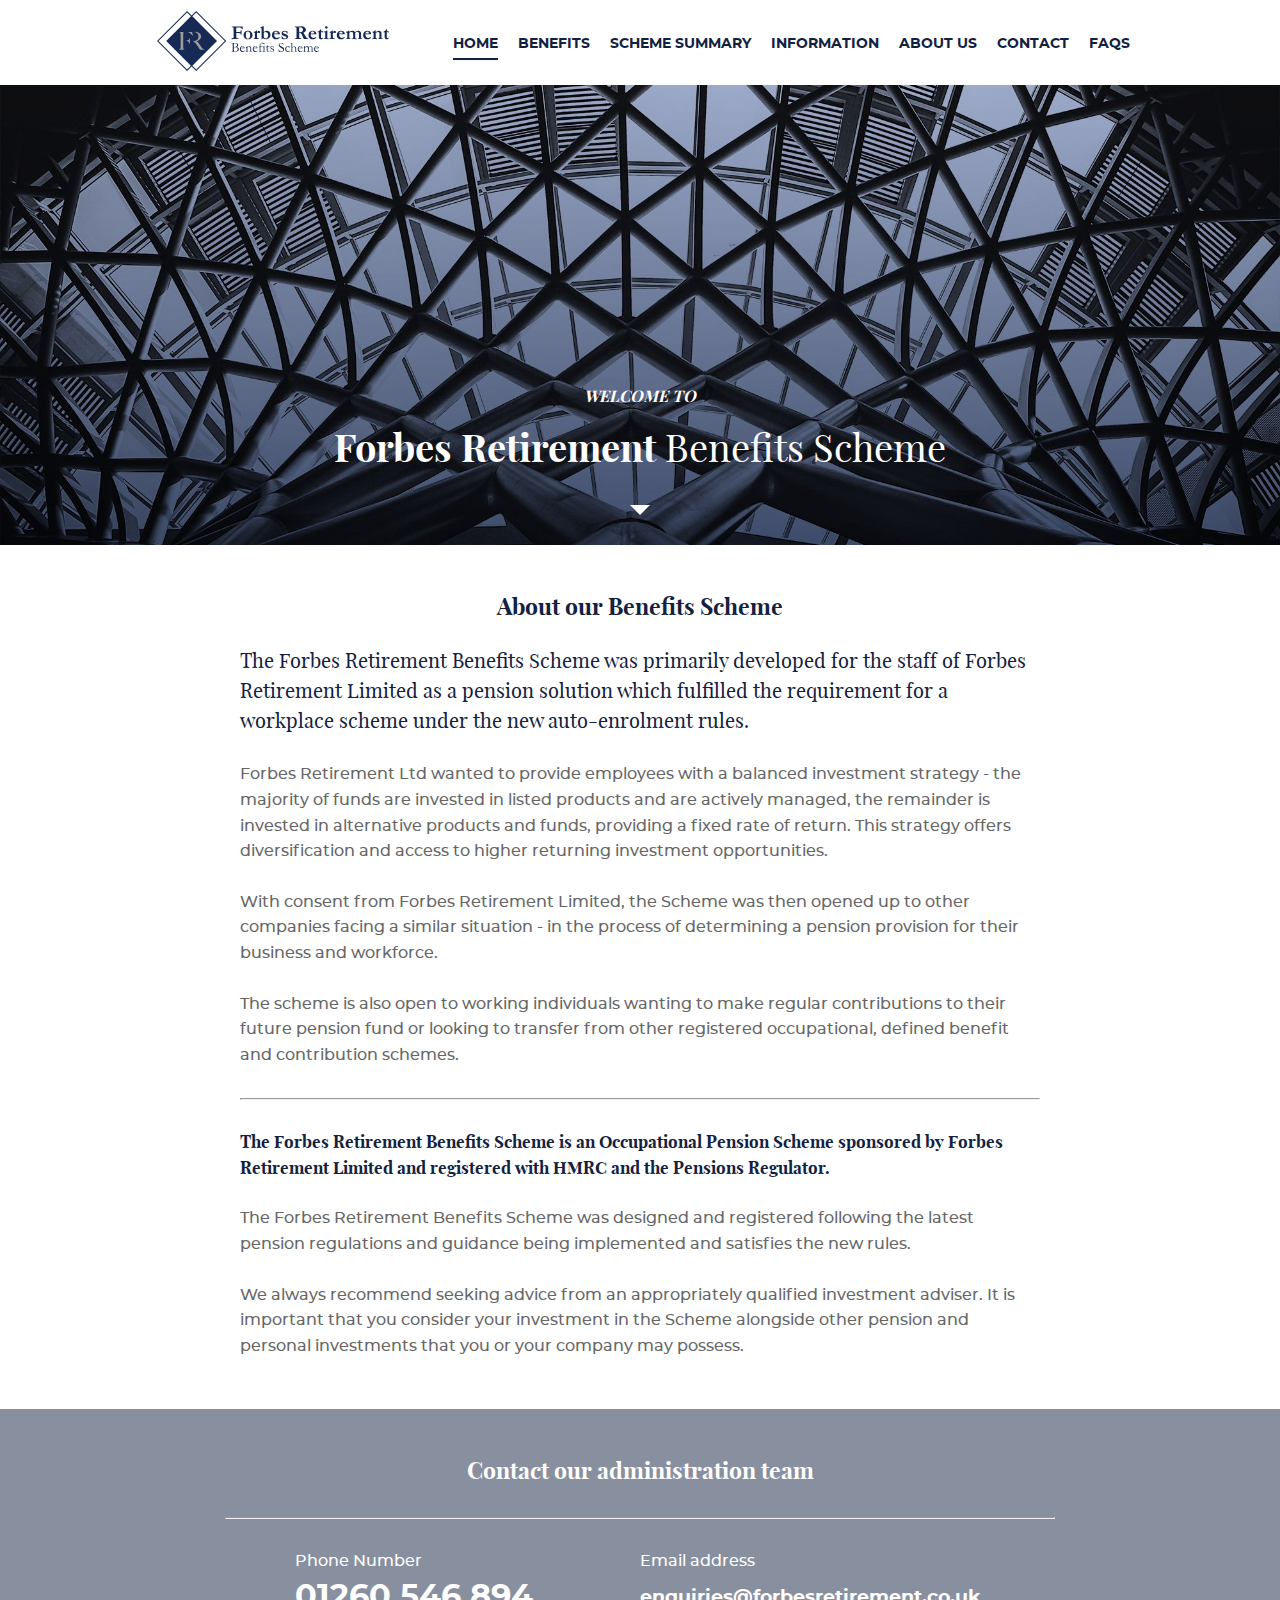
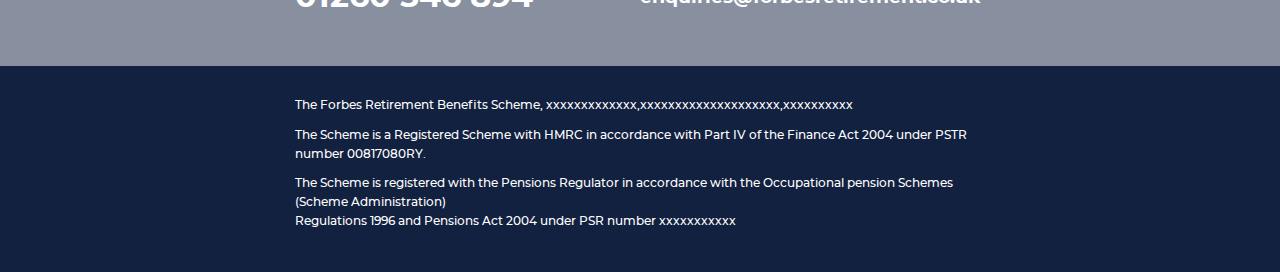
<file: index.html>
<!DOCTYPE html>
<html lang="en">
<head>
    <meta charset="UTF-8">
    <meta name="viewport" content="width=device-width, initial-scale=1.0">
    <meta http-equiv="X-UA-Compatible" content="ie=edge">
    <title>Forbes Build</title>
    <link href="sass/styles.min.css" rel="stylesheet" type="text/css">
</head>
<body>


    <nav class="mainNav">
        <div class="headerColumn">
            <a class="ForbesLogo" href="index.html">Forbes Retirement</a>
            <div class="showMobileMenu">
                <span></span>
                <span></span>
                <span></span>
            </div>
            <div class="navList">
                <div class="closeBtn">X</div>
                <div class="mobileLogo"></div>
                <ul>
                    <li><a href="index.html" class="selected">Home</a></li>
                    <li><a href="benefits.html">Benefits</a></li>
                    <li><a href="scheme-summary.html">Scheme Summary</a></li>
                    <li><a href="information.html">Information</a></li>
                    <li><a href="about-us.html">About Us</a></li>
                    <li><a href="contact.html">Contact</a></li>
                    <li><a href="faq.html">FAQs</a></li>
                </ul>
            </div>
        </div>
    </nav>


    <div class="heroHeading">
        <div class="heroHeading__bckgImg heroHeading__bckgImg--home"></div>
        <div class="mainColumn">
            <p>Welcome to</p>
            <h1 class="heading--one"><span>Forbes Retirement</span> Benefits Scheme</h1>
        </div>
    </div>


    <main class="bodyCopy">
        <div class="mainColumn">
            <h2 class="heading--two">About our Benefits Scheme</h2>
            <p class="para--large">The Forbes Retirement Benefits Scheme was primarily developed for the staff of Forbes Retirement Limited as a pension solution which fulfilled the requirement for a workplace scheme under the new auto-enrolment rules.</p>
            <p>Forbes Retirement Ltd wanted to provide employees with a balanced investment strategy - the majority of funds are invested in listed products and are actively managed, the remainder is invested in alternative products and funds, providing a fixed rate of return. This strategy offers diversification and access to higher returning investment opportunities.</p>
            <p>With consent from Forbes Retirement Limited, the Scheme was then opened up to other companies facing a similar situation - in the process of determining a pension provision for their business and workforce.</p>
            <p>The scheme is also open to working individuals wanting to make regular contributions to their future pension fund or looking to transfer from other registered occupational, defined benefit and contribution schemes.</p>

            <hr>

            <p class="para--medium">The Forbes Retirement Benefits Scheme is an Occupational Pension Scheme sponsored by Forbes Retirement Limited and registered with HMRC and the Pensions Regulator.</p>
            <p>The Forbes Retirement Benefits Scheme was designed and registered following the latest pension regulations and guidance being implemented and satisfies the new rules.</p>
            <p>We always recommend seeking advice from an appropriately qualified investment adviser. It is important that you consider your investment in the Scheme alongside other pension and personal investments that you or your company may possess.</p>
        </div>
    </main>



    <footer class="footer">
        <div class="top">
            <div class="mainColumn">
                <h2 class="heading--two"><span class="break">Contact our</span> administration team</h2>
                <hr>
                <div class="col">
                    <p>Phone Number</p>
                    <a href="tel:01260546894" class="text--phone">01260 546 894</a>
                </div>
                <div class="col">
                    <p>Email address</p>
                    <a class="text--email" href="mailto:enquiries@forbesretirement.co.uk">enquiries@forbesretirement.co.uk</a>
                </div>
            </div>
        </div>
        <div class="bottom">
            <div class="mainColumn smallPara">
                <p>The Forbes Retirement Benefits Scheme, xxxxxxxxxxxxx,xxxxxxxxxxxxxxxxxxxx,xxxxxxxxxx</p>
                <p>The Scheme is a Registered Scheme with HMRC in accordance with Part IV of the Finance Act 2004 under PSTR number 00817080RY.</p>
                <p>The Scheme is registered with the Pensions Regulator in accordance with the Occupational pension Schemes (Scheme Administration)
                <br>Regulations 1996 and Pensions Act 2004 under PSR number  xxxxxxxxxxx</p>
            </div>
        </div>
    </footer>


    <script src="https://ajax.googleapis.com/ajax/libs/jquery/3.2.1/jquery.min.js"></script>
    <script src="scripts/scripts.min.js"></script>


</body>
</html>
</file>
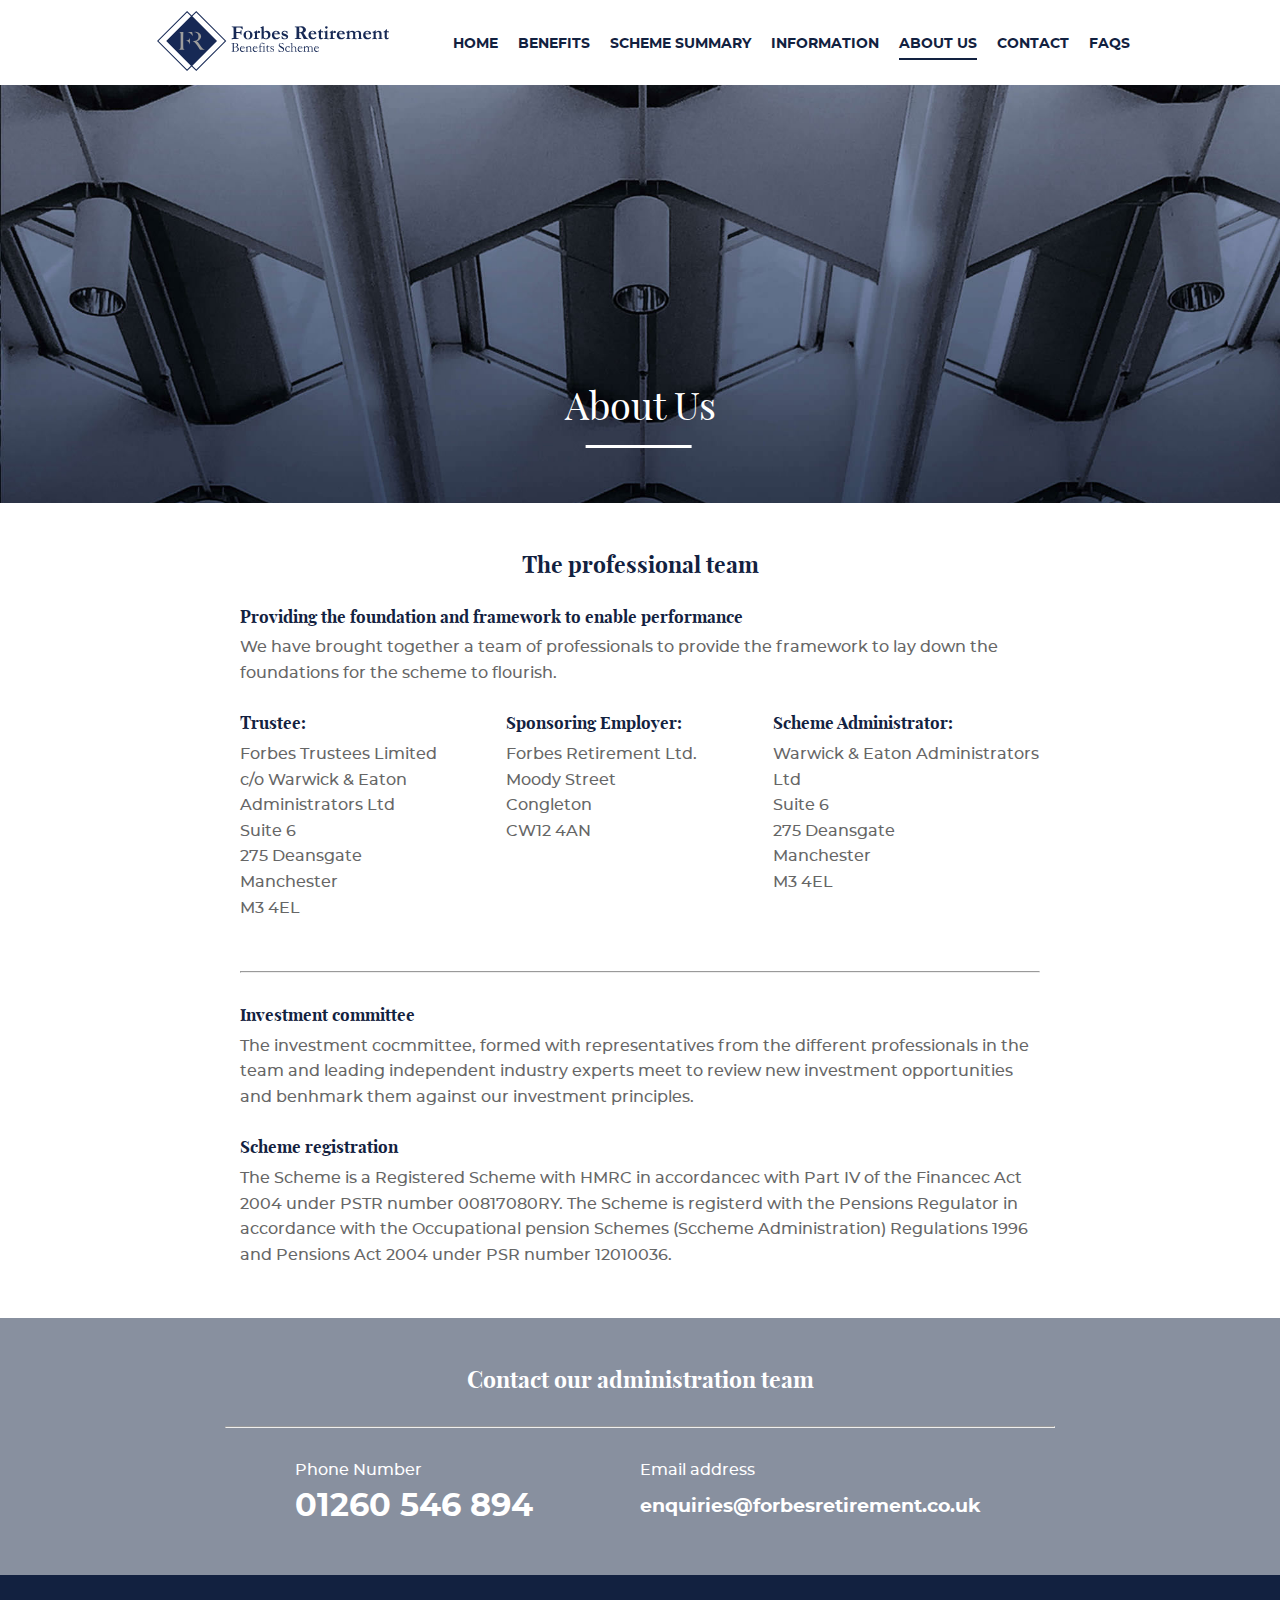
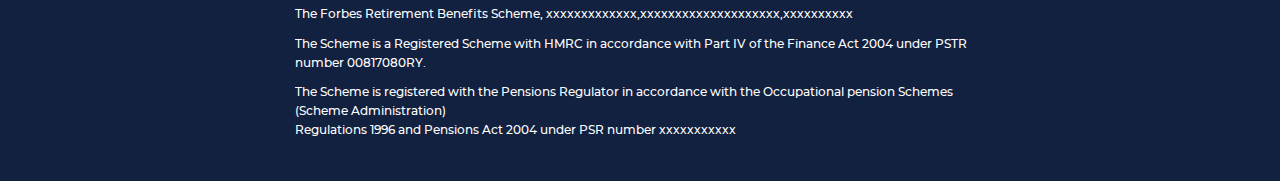
<file: about-us.html>
<!DOCTYPE html>
<html lang="en">
<head>
    <meta charset="UTF-8">
    <meta name="viewport" content="width=device-width, initial-scale=1.0">
    <meta http-equiv="X-UA-Compatible" content="ie=edge">
    <title>Forbes Build</title>
    <link href="sass/styles.min.css" rel="stylesheet" type="text/css">
</head>
<body>


    <nav class="mainNav">
        <div class="headerColumn">
            <a class="ForbesLogo" href="index.html">Forbes Retirement</a>
            <div class="showMobileMenu">
                <span></span>
                <span></span>
                <span></span>
            </div>
            <div class="navList">
                <div class="closeBtn">X</div>
                <div class="mobileLogo"></div>
                <ul>
                    <li><a href="index.html">Home</a></li>
                    <li><a href="benefits.html">Benefits</a></li>
                    <li><a href="scheme-summary.html">Scheme Summary</a></li>
                    <li><a href="information.html">Information</a></li>
                    <li><a href="about-us.html" class="selected">About Us</a></li>
                    <li><a href="contact.html">Contact</a></li>
                    <li><a href="faq.html">FAQs</a></li>
                </ul>
            </div>
        </div>
    </nav>


    <div class="heroHeading">
        <div class="heroHeading__bckgImg heroHeading__bckgImg--about-us"></div>
        <div class="mainColumn">
            <h1 class="heading--one heroTitleUnderlined">About Us</h1>
        </div>
    </div>


    <main class="bodyCopy">
        <div class="mainColumn">
            <h2 class="heading--two">The professional team</h2>
            <h3 class="heading--three">Providing the foundation and framework to enable performance</h3>
            <p>We have brought together a team of professionals to provide the framework to lay down the foundations for the scheme to flourish.</p>

            <div class="clearfix">
                <div class="col3">
                    <h3 class="heading--three">Trustee:</h3>
                    <p>
                        Forbes Trustees Limited <br>
                        c/o Warwick & Eaton Administrators Ltd <br>
                        Suite 6 <br>
                        275 Deansgate <br>
                        Manchester <br>
                        M3 4EL <br>
                    </p>
                </div>
                <div class="col3">
                    <h3 class="heading--three">Sponsoring Employer:</h3>
                    <p>
                        Forbes Retirement Ltd. <br>
                        Moody Street <br>
                        Congleton <br>
                        CW12 4AN <br>
                    </p>
                </div>
                <div class="col3">
                    <h3 class="heading--three">Scheme Administrator:</h3>
                    <p>
                        Warwick & Eaton Administrators Ltd <br>
                        Suite 6 <br>
                        275 Deansgate <br>
                        Manchester <br>
                        M3 4EL <br>
                    </p>
                </div>
            </div>

            <hr>

            <h3 class="heading--three">Investment committee</h3>
            <p>The investment cocmmittee, formed with representatives from the different professionals in the team and leading independent industry experts meet to review new investment opportunities and benhmark them against our investment principles.</p>

            <h3 class="heading--three">Scheme registration</h3>
            <p>The Scheme is a Registered Scheme with HMRC in accordancec with Part IV of the Financec Act 2004 under PSTR number 00817080RY.  The Scheme is registerd with the Pensions Regulator in accordance with the Occupational pension Schemes (Sccheme Administration) Regulations 1996 and Pensions Act 2004 under PSR number 12010036.</p>


        </div>
    </main>



    <footer class="footer">
        <div class="top">
            <div class="mainColumn">
                <h2 class="heading--two"><span class="break">Contact our</span> administration team</h2>
                <hr>
                <div class="col">
                    <p>Phone Number</p>
                    <a href="tel:01260546894" class="text--phone">01260 546 894</a>
                </div>
                <div class="col">
                    <p>Email address</p>
                    <a class="text--email" href="mailto:enquiries@forbesretirement.co.uk">enquiries@forbesretirement.co.uk</a>
                </div>
            </div>
        </div>
        <div class="bottom">
            <div class="mainColumn smallPara">
                <p>The Forbes Retirement Benefits Scheme, xxxxxxxxxxxxx,xxxxxxxxxxxxxxxxxxxx,xxxxxxxxxx</p>
                <p>The Scheme is a Registered Scheme with HMRC in accordance with Part IV of the Finance Act 2004 under PSTR number 00817080RY.</p>
                <p>The Scheme is registered with the Pensions Regulator in accordance with the Occupational pension Schemes (Scheme Administration)
                <br>Regulations 1996 and Pensions Act 2004 under PSR number  xxxxxxxxxxx</p>
            </div>
        </div>
    </footer>


    <script src="https://ajax.googleapis.com/ajax/libs/jquery/3.2.1/jquery.min.js"></script>
    <script src="scripts/scripts.min.js"></script>


</body>
</html>
</file>
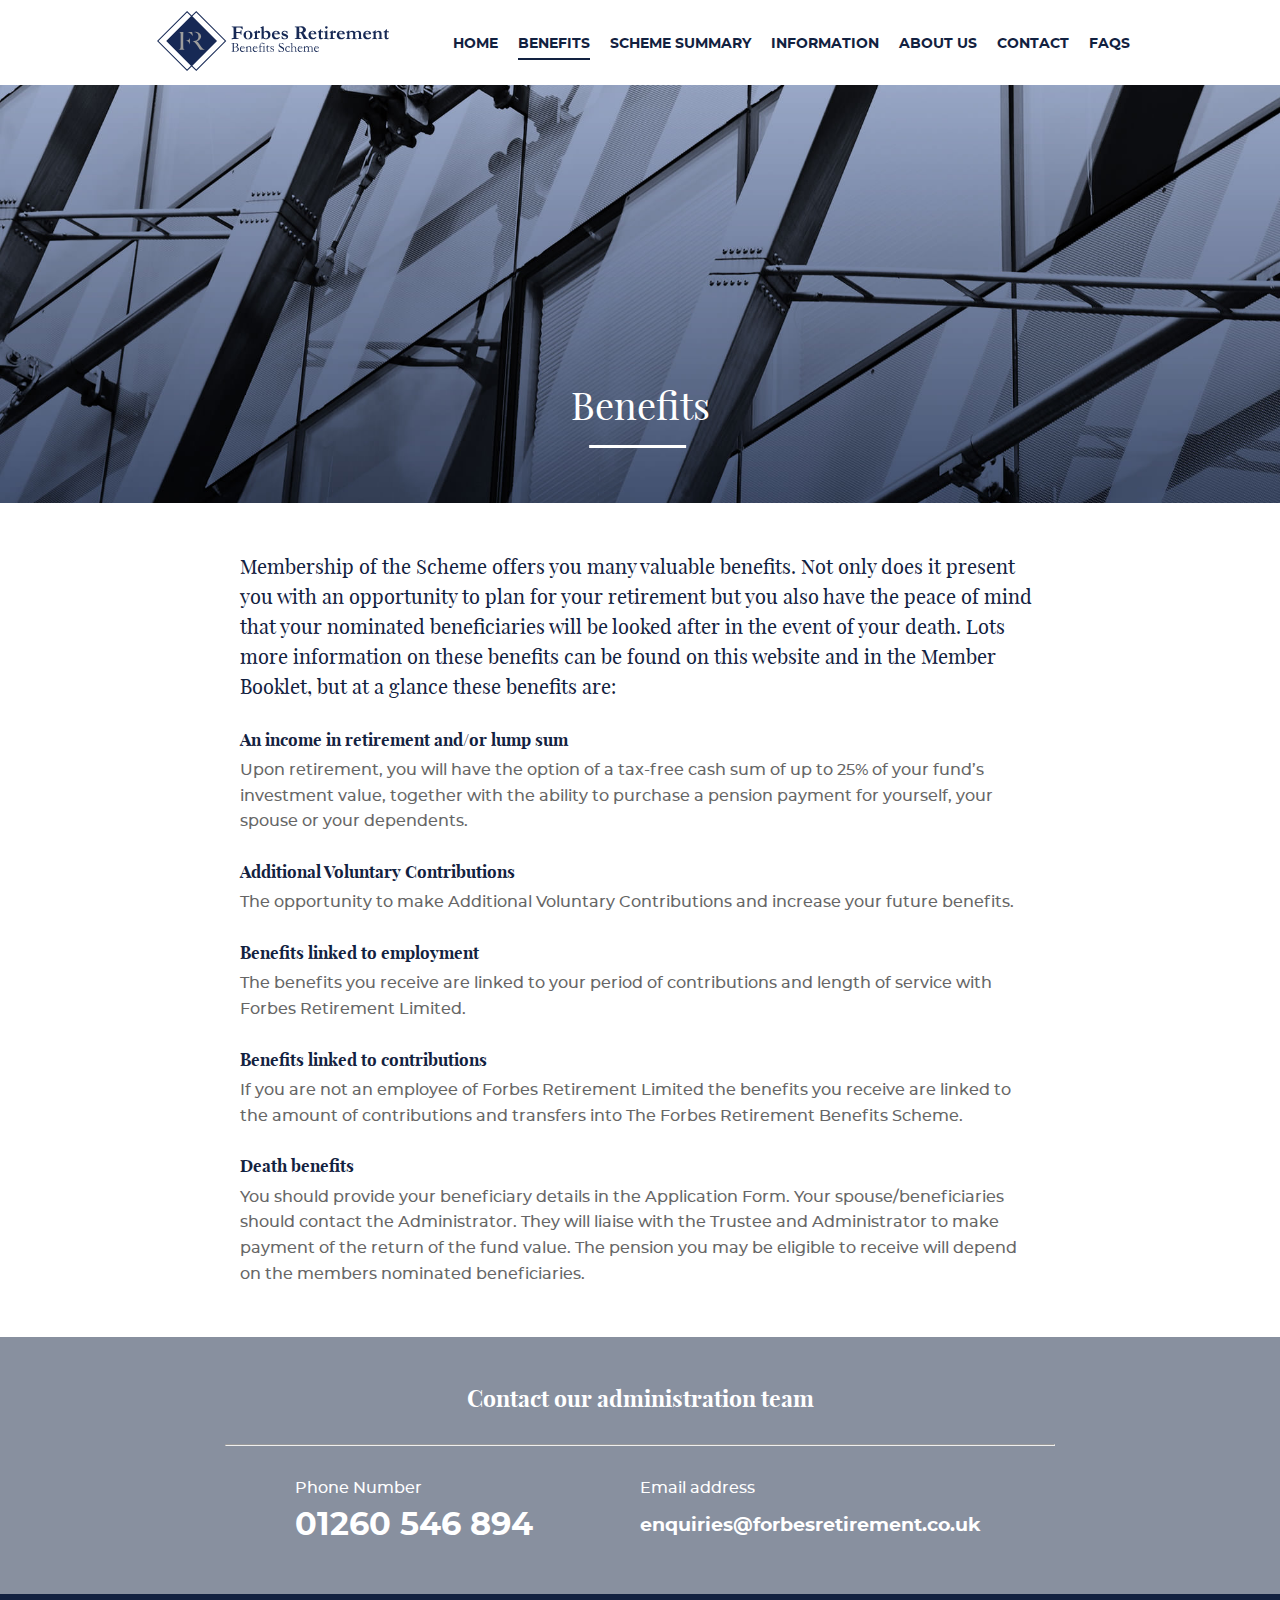
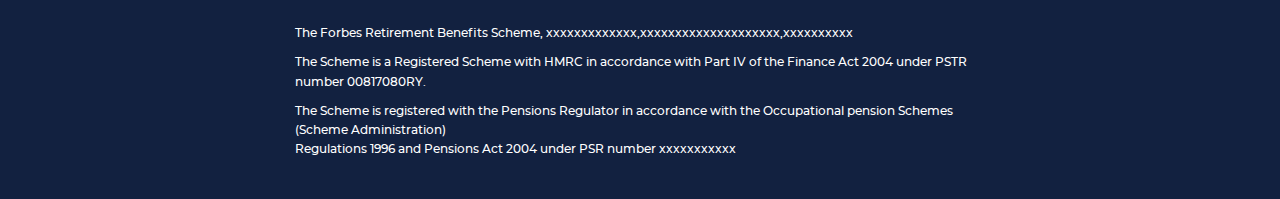
<file: benefits.html>
<!DOCTYPE html>
<html lang="en">
<head>
    <meta charset="UTF-8">
    <meta name="viewport" content="width=device-width, initial-scale=1.0">
    <meta http-equiv="X-UA-Compatible" content="ie=edge">
    <title>Forbes Build</title>
    <link href="sass/styles.min.css" rel="stylesheet" type="text/css">
</head>
<body>


    <nav class="mainNav">
        <div class="headerColumn">
            <a class="ForbesLogo" href="index.html">Forbes Retirement</a>
            <div class="showMobileMenu">
                <span></span>
                <span></span>
                <span></span>
            </div>
            <div class="navList">
                <div class="closeBtn">X</div>
                <div class="mobileLogo"></div>
                <ul>
                    <li><a href="index.html">Home</a></li>
                    <li><a href="benefits.html" class="selected">Benefits</a></li>
                    <li><a href="scheme-summary.html">Scheme Summary</a></li>
                    <li><a href="information.html">Information</a></li>
                    <li><a href="about-us.html">About Us</a></li>
                    <li><a href="contact.html">Contact</a></li>
                    <li><a href="faq.html">FAQs</a></li>
                </ul>
            </div>
        </div>
    </nav>


    <div class="heroHeading">
        <div class="heroHeading__bckgImg heroHeading__bckgImg--benefits"></div>
        <div class="mainColumn">
            <h1 class="heading--one heroTitleUnderlined">Benefits</h1>
        </div>
    </div>


    <main class="bodyCopy">
        <div class="mainColumn">
            <p class="para--large">Membership of the Scheme offers you many valuable benefits. Not only does it present you with an opportunity to plan for your retirement but you also have the peace of mind that your nominated beneficiaries will be looked after in the event of your death. Lots more information on these benefits can be found on this website and in the Member Booklet, but at a glance these benefits are:</p>

            <h3 class="heading--three">An income in retirement and/or lump sum</h3>
            <p>Upon retirement, you will have the option of a tax-free cash sum of up to 25% of your fund’s investment value, together with the ability to purchase a pension payment for yourself, your spouse or your dependents.</p>

            <h3 class="heading--three">Additional Voluntary Contributions</h3>
            <p>The opportunity to make Additional Voluntary Contributions and increase your future benefits.</p>

            <h3 class="heading--three">Benefits linked to employment</h3>
            <p>The benefits you receive are linked to your period of contributions and length of service with Forbes Retirement Limited.</p>

            <h3 class="heading--three">Benefits linked to contributions</h3>
            <p>If you are not an employee of Forbes Retirement Limited the benefits you receive are linked to the amount of contributions and transfers into The Forbes Retirement Benefits Scheme.</p>

            <h3 class="heading--three">Death benefits</h3>
            <p>You should provide your beneficiary details in the Application Form. Your spouse/beneficiaries should contact the Administrator. They will liaise with the Trustee and Administrator to make payment of the return of the fund value. The pension you may be eligible to receive will depend on the members nominated beneficiaries.</p>

        </div>
    </main>



    <footer class="footer">
        <div class="top">
            <div class="mainColumn">
                <h2 class="heading--two"><span class="break">Contact our</span> administration team</h2>
                <hr>
                <div class="col">
                    <p>Phone Number</p>
                    <a href="tel:01260546894" class="text--phone">01260 546 894</a>
                </div>
                <div class="col">
                    <p>Email address</p>
                    <a class="text--email" href="mailto:enquiries@forbesretirement.co.uk">enquiries@forbesretirement.co.uk</a>
                </div>
            </div>
        </div>
        <div class="bottom">
            <div class="mainColumn smallPara">
                <p>The Forbes Retirement Benefits Scheme, xxxxxxxxxxxxx,xxxxxxxxxxxxxxxxxxxx,xxxxxxxxxx</p>
                <p>The Scheme is a Registered Scheme with HMRC in accordance with Part IV of the Finance Act 2004 under PSTR number 00817080RY.</p>
                <p>The Scheme is registered with the Pensions Regulator in accordance with the Occupational pension Schemes (Scheme Administration)
                <br>Regulations 1996 and Pensions Act 2004 under PSR number  xxxxxxxxxxx</p>
            </div>
        </div>
    </footer>


    <script src="https://ajax.googleapis.com/ajax/libs/jquery/3.2.1/jquery.min.js"></script>
    <script src="scripts/scripts.min.js"></script>


</body>
</html>
</file>
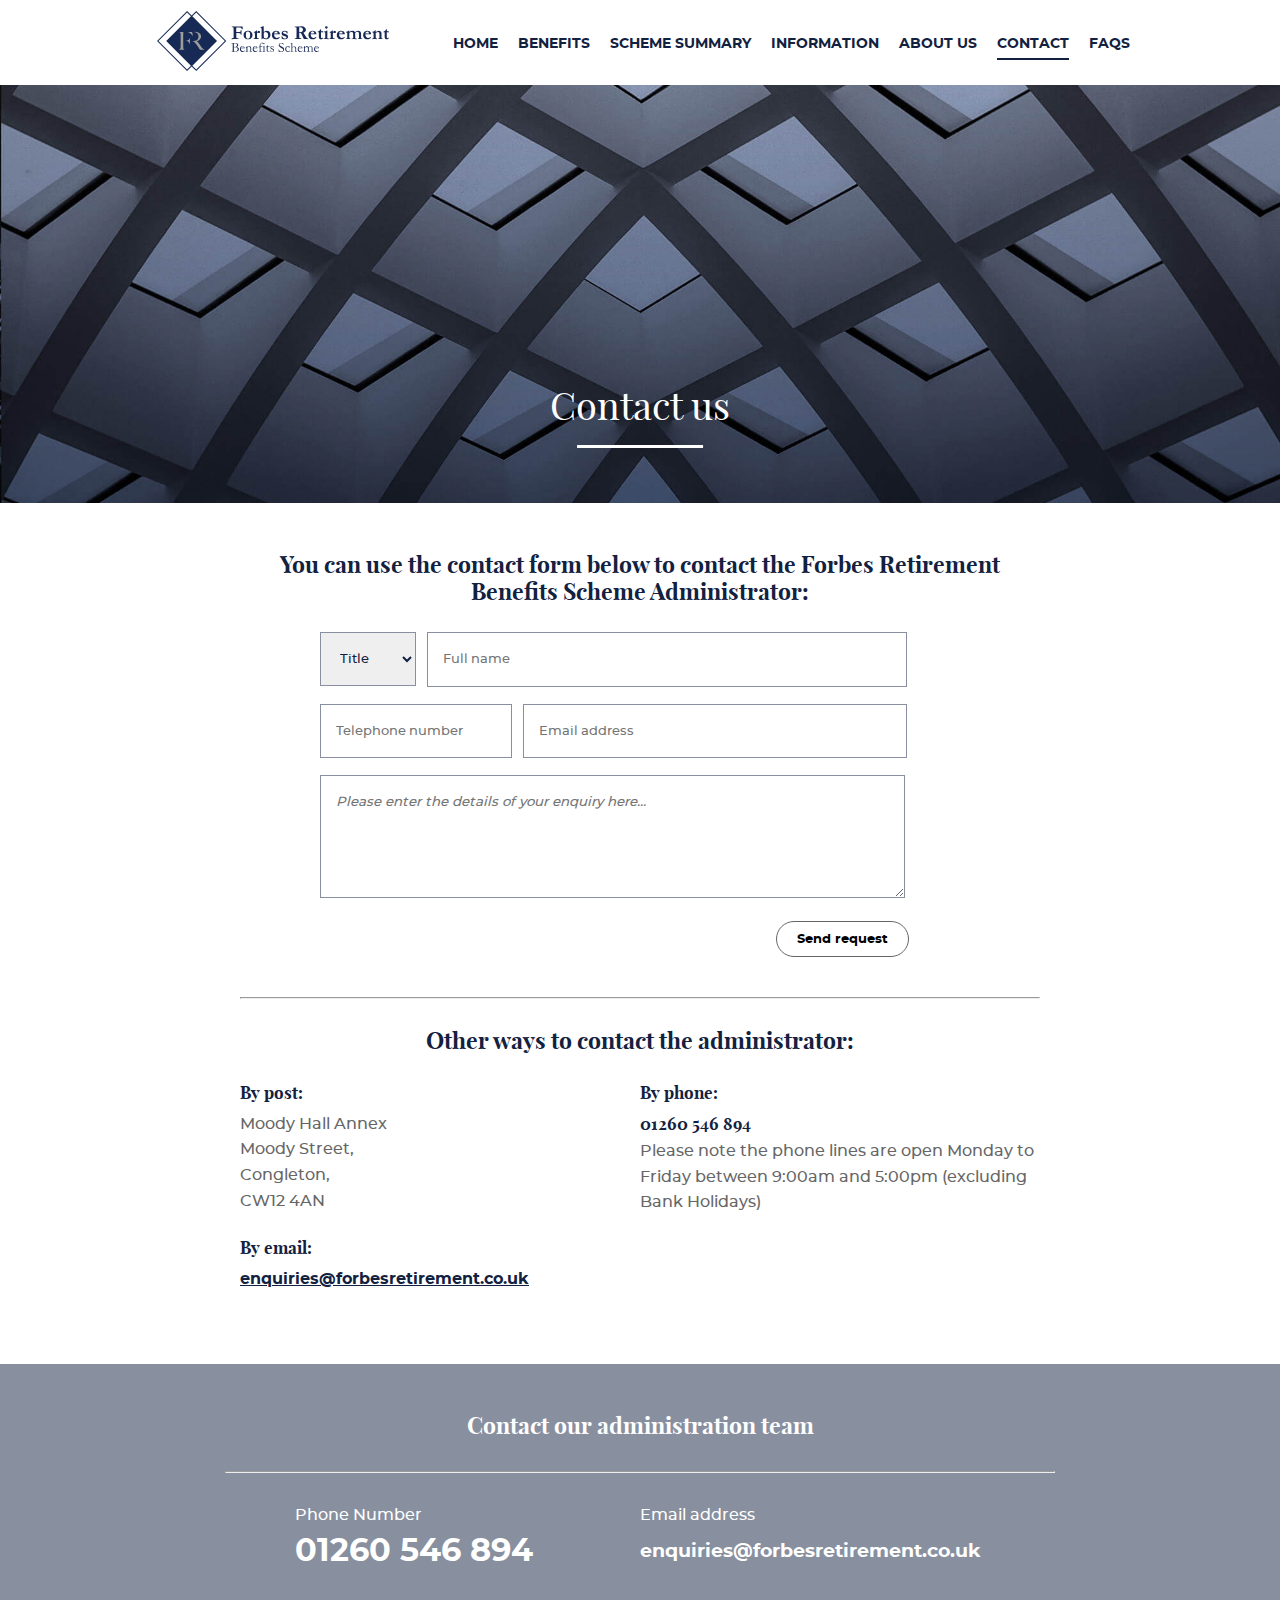
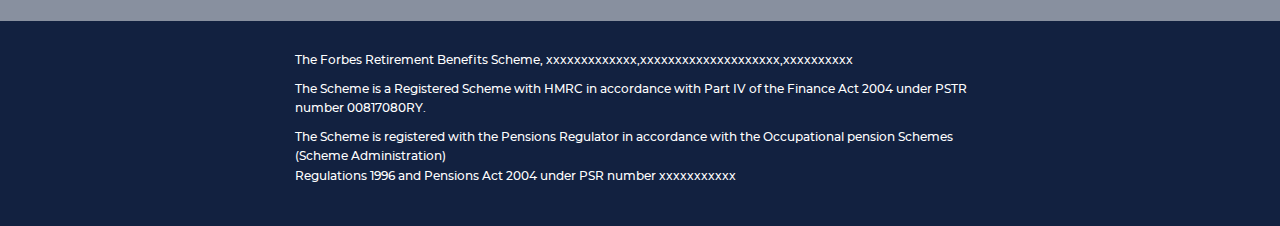
<file: contact.html>
<!DOCTYPE html>
<html lang="en">
<head>
    <meta charset="UTF-8">
    <meta name="viewport" content="width=device-width, initial-scale=1.0">
    <meta http-equiv="X-UA-Compatible" content="ie=edge">
    <title>Forbes Build</title>
    <link href="sass/styles.min.css" rel="stylesheet" type="text/css">
</head>
<body>


    <nav class="mainNav">
        <div class="headerColumn">
            <a class="ForbesLogo" href="index.html">Forbes Retirement</a>
            <div class="showMobileMenu">
                <span></span>
                <span></span>
                <span></span>
            </div>
            <div class="navList">
                <div class="closeBtn">X</div>
                <div class="mobileLogo"></div>
                <ul>
                    <li><a href="index.html">Home</a></li>
                    <li><a href="benefits.html">Benefits</a></li>
                    <li><a href="scheme-summary.html">Scheme Summary</a></li>
                    <li><a href="information.html">Information</a></li>
                    <li><a href="about-us.html">About Us</a></li>
                    <li><a href="contact.html" class="selected">Contact</a></li>
                    <li><a href="faq.html">FAQs</a></li>
                </ul>
            </div>
        </div>
    </nav>


    <div class="heroHeading">
        <div class="heroHeading__bckgImg heroHeading__bckgImg--contact"></div>
        <div class="mainColumn">
            <h1 class="heading--one heroTitleUnderlined">Contact us</h1>
        </div>
    </div>


    <main class="bodyCopy">
        <div class="mainColumn">
            <h2 class="heading--two">You can use the contact form below to contact the Forbes Retirement Benefits Scheme Administrator:</h2>

            <form action="" class="formContainer">
                <div>
                    <select class="title formFieldStyling">
                        <option value="" disabled selected>Title</option>
                        <option value="Mr">Mr</option>
                        <option value="Mrs">Mrs</option>
                        <option value="Miss">Miss</option>
                    </select>
                    <input class="name formFieldStyling" type="text" placeholder="Full name" maxlength="30">
                </div>
                <div>
                    <input class="tel formFieldStyling" type="number" placeholder="Telephone number" maxlength="15" required>
                    <input class="email formFieldStyling" type="email" placeholder="Email address" maxlength="50" required>
                </div>
                <div>
                    <textarea class="msg formFieldStyling" placeholder="Please enter the details of your enquiry here..." rows="4" maxlength="500"></textarea>
                </div>
                <div>
                    <input type="submit" class="submit" value="Send request">
                </div>
            </form>

            <hr>

            <h2 class="heading--two">Other ways to contact the administrator:</h2>
            <div class="clearfix">
                <div class="col2">
                    <h3 class="heading--three">By post:</h3>
                    <p>
                        Moody Hall Annex<br>
                        Moody Street,<br>
                        Congleton,<br>
                        CW12 4AN
                    </p>
                </div>
                <div class="col2">
                    <h3 class="heading--three">By phone:</h3>
                    <a href="tel:01260546894" class="heading--three">01260 546 894</a>
                    <p>Please note the phone lines are open Monday to Friday between 9:00am and 5:00pm (excluding Bank Holidays) </p>
                </div>
                <div class="col2">
                    <h3 class="heading--three">By email:</h3>
                    <a href="mailto:enquiries@forbesretirement.co.uk">enquiries@forbesretirement.co.uk</a>
                </div>
            </div>

        </div>
    </main>



    <footer class="footer">
        <div class="top">
            <div class="mainColumn">
                <h2 class="heading--two"><span class="break">Contact our</span> administration team</h2>
                <hr>
                <div class="col">
                    <p>Phone Number</p>
                    <a href="tel:01260546894" class="text--phone">01260 546 894</a>
                </div>
                <div class="col">
                    <p>Email address</p>
                    <a class="text--email" href="mailto:enquiries@forbesretirement.co.uk">enquiries@forbesretirement.co.uk</a>
                </div>
            </div>
        </div>
        <div class="bottom">
            <div class="mainColumn smallPara">
                <p>The Forbes Retirement Benefits Scheme, xxxxxxxxxxxxx,xxxxxxxxxxxxxxxxxxxx,xxxxxxxxxx</p>
                <p>The Scheme is a Registered Scheme with HMRC in accordance with Part IV of the Finance Act 2004 under PSTR number 00817080RY.</p>
                <p>The Scheme is registered with the Pensions Regulator in accordance with the Occupational pension Schemes (Scheme Administration)
                <br>Regulations 1996 and Pensions Act 2004 under PSR number  xxxxxxxxxxx</p>
            </div>
        </div>
    </footer>


    <script src="https://ajax.googleapis.com/ajax/libs/jquery/3.2.1/jquery.min.js"></script>
    <script src="scripts/scripts.min.js"></script>


</body>
</html>
</file>
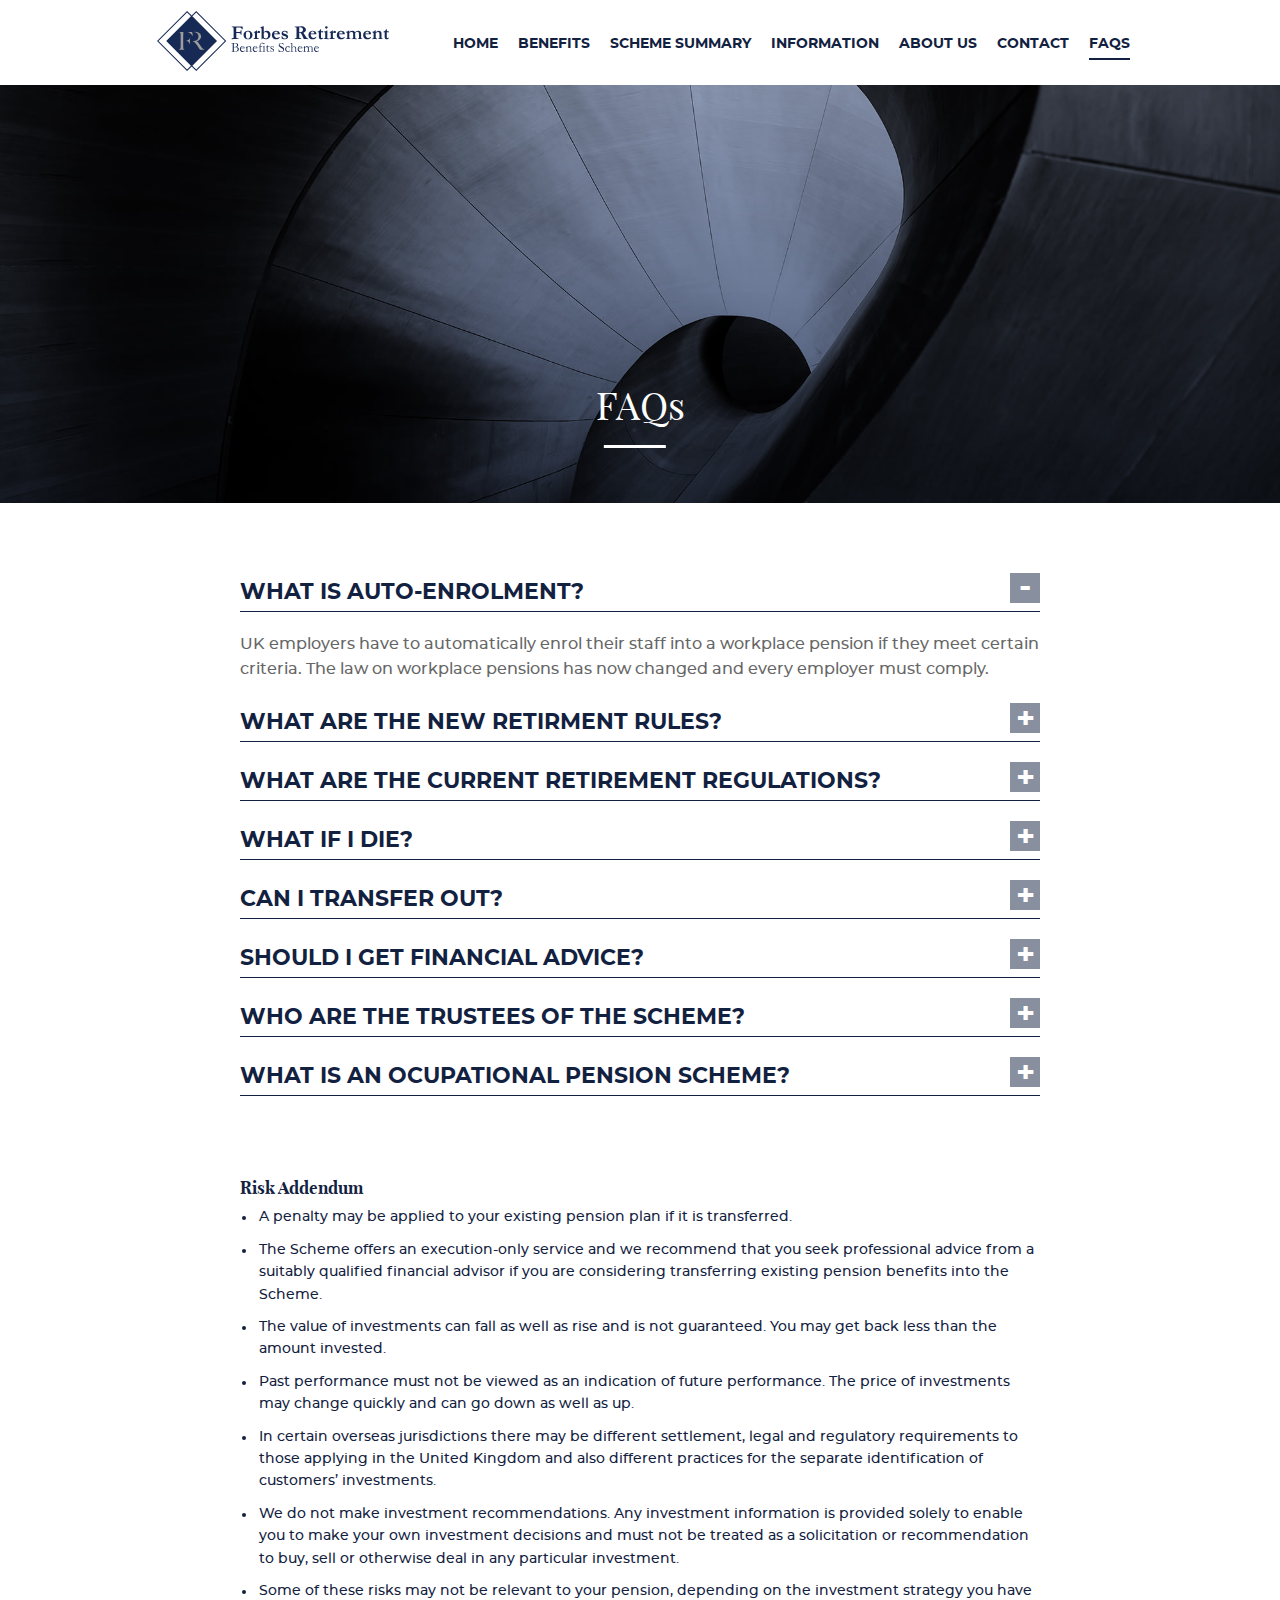
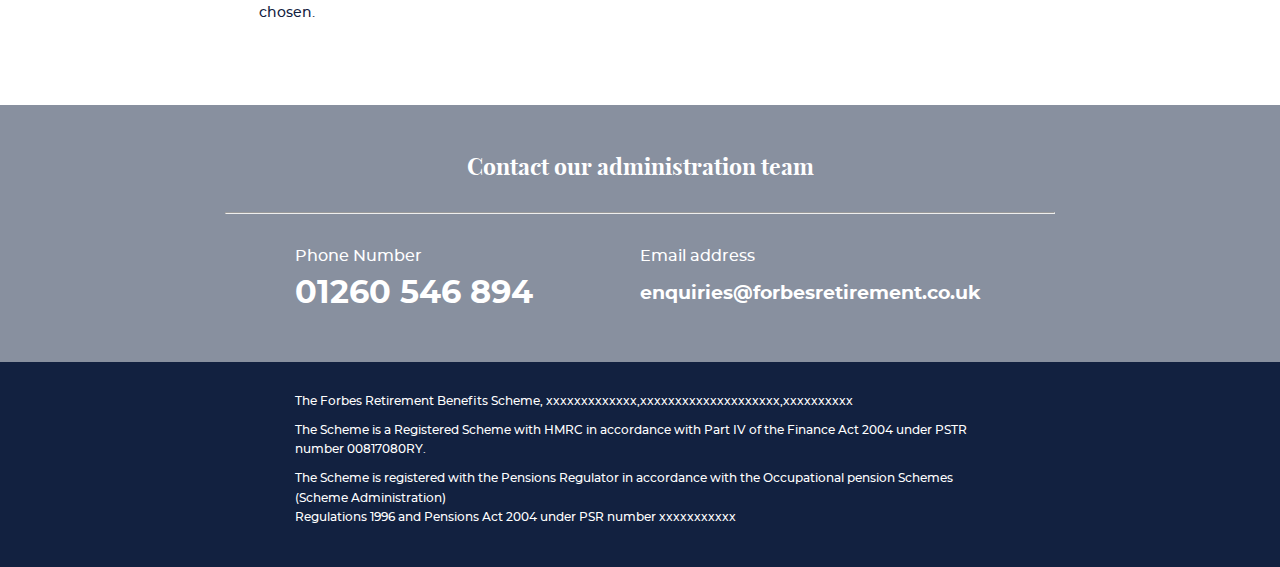
<file: faq.html>
<!DOCTYPE html>
<html lang="en">
<head>
    <meta charset="UTF-8">
    <meta name="viewport" content="width=device-width, initial-scale=1.0">
    <meta http-equiv="X-UA-Compatible" content="ie=edge">
    <title>Forbes Build</title>
    <link href="sass/styles.min.css" rel="stylesheet" type="text/css">
</head>
<body>


    <nav class="mainNav">
        <div class="headerColumn">
            <a class="ForbesLogo" href="index.html">Forbes Retirement</a>
            <div class="showMobileMenu">
                <span></span>
                <span></span>
                <span></span>
            </div>
            <div class="navList">
                <div class="closeBtn">X</div>
                <div class="mobileLogo"></div>
                <ul>
                    <li><a href="index.html">Home</a></li>
                    <li><a href="benefits.html">Benefits</a></li>
                    <li><a href="scheme-summary.html">Scheme Summary</a></li>
                    <li><a href="information.html">Information</a></li>
                    <li><a href="about-us.html">About Us</a></li>
                    <li><a href="contact.html">Contact</a></li>
                    <li><a href="faq.html" class="selected">FAQs</a></li>
                </ul>
            </div>
        </div>
    </nav>


    <div class="heroHeading">
        <div class="heroHeading__bckgImg heroHeading__bckgImg--faq"></div>
        <div class="mainColumn">
            <h1 class="heading--one heroTitleUnderlined">FAQs</h1>
        </div>
    </div>


    <main class="bodyCopy lead-with-accordion">
        <div class="mainColumn">

            <div class="accordion-item active">
                <p class="title">What is auto-enrolment?</p>
                <div class="content">
                    <p>UK employers have to automatically enrol their staff into a workplace pension if they meet certain criteria. The law on workplace pensions has now changed and every employer must comply.</p>
                </div>
            </div>

            <div class="accordion-item">
                <p class="title">What are the new retirment rules?</p>
                <div class="content">
                    <p>Since April 2015 you no longer have to buy an annuity with your pension funds. In fact, all restrictions on your pension pot will are removed and you will have total freedom over how you withdraw your money.</p>
                    <p>Under the new rules you will be able to access your entire pension after the age of 55. As is the case now, 25% of your money can be withdrawn free of any income tax.  The remaining 75% of your money will be subject to income tax at your highest marginal rate. You can withdraw it all at once or in stages.</p>
                </div>
            </div>

            <div class="accordion-item">
                <p class="title">What are the current retirement regulations?</p>
                <div class="content">
                    <p>Upon retirement, you will have the option of a tax-free cash sum of up to 25% of your fund’s investment value, together with the ability to purchase a pension payment for yourself, your spouse or your dependents. All pensions will be secured by way of an annuity and you may select the provider you prefer.</p>
                </div>
            </div>

            <div class="accordion-item">
                <p class="title">What if I die?</p>
                <div class="content">
                    <p>You should provide your beneficiary details in the Application Form. Your spouse/beneficiaries should contact the Administrator. They will liaise with the Corporate Trustee and Investment Manager to make payment of the return of the fund value.</p>
                </div>
            </div>

            <div class="accordion-item">
                <p class="title">Can I transfer out?</p>
                <div class="content">
                    <p>Yes. Please contact the Administrator if such circumstances arise.</p>
                </div>
            </div>

            <div class="accordion-item">
                <p class="title">Should I get financial advice?</p>
                <div class="content">
                    <p>We would recommend that you speak with a financial adviser before making any decisions. The following website will assist you in finding one: <a href="http://www.unbiased.com">www.unbiased.com</a></p>
                </div>
            </div>

            <div class="accordion-item">
                <p class="title">Who are the trustees of the scheme?</p>
                <div class="content">
                    <p>
                        Forbes Trustees Limited <br>
                        c/o Warwick & Eaton Administrators Ltd <br>
                        Suite 6 <br>
                        275 Deansgate <br>
                        Manchester <br>
                        M3 4EL <br>
                    </p>
                </div>
            </div>

            <div class="accordion-item">
                <p class="title">What is an ocupational pension scheme?</p>
                <div class="content">
                    <p>These are schemes set up by employers. They are trust based with the trustees taking responsibility for decisions within the pension fund on the Member’s behalf.</p>
                </div>
            </div>


            <span class="spacer"></span>


            <h2 class="heading--three">Risk Addendum</h2>

            <ul class="bulletList unindented">
                <li>A penalty may be applied to your existing pension plan if it is transferred.</li>
                <li>The Scheme offers an execution-only service and we recommend that you seek professional advice from a suitably qualified financial advisor if you are considering transferring existing pension benefits into the Scheme.</li>
                <li>The value of investments can fall as well as rise and is not guaranteed. You may get back less than the amount invested.</li>
                <li>Past performance must not be viewed as an indication of future performance. The price of investments may change quickly and can go down as well as up.</li>
                <li>In certain overseas jurisdictions there may be different settlement, legal and regulatory requirements to those applying in the United Kingdom and also different practices for the separate identification of customers’ investments.</li>
                <li>We do not make investment recommendations. Any investment information is provided solely to enable you to make your own investment decisions and must not be treated as a solicitation or recommendation to buy, sell or otherwise deal in any particular investment.</li>
                <li>Some of these risks may not be relevant to your pension, depending on the investment strategy you have chosen.</li>
            </ul>

        </div>
    </main>



    <footer class="footer">
        <div class="top">
            <div class="mainColumn">
                <h2 class="heading--two"><span class="break">Contact our</span> administration team</h2>
                <hr>
                <div class="col">
                    <p>Phone Number</p>
                    <a href="tel:01260546894" class="text--phone">01260 546 894</a>
                </div>
                <div class="col">
                    <p>Email address</p>
                    <a class="text--email" href="mailto:enquiries@forbesretirement.co.uk">enquiries@forbesretirement.co.uk</a>
                </div>
            </div>
        </div>
        <div class="bottom">
            <div class="mainColumn smallPara">
                <p>The Forbes Retirement Benefits Scheme, xxxxxxxxxxxxx,xxxxxxxxxxxxxxxxxxxx,xxxxxxxxxx</p>
                <p>The Scheme is a Registered Scheme with HMRC in accordance with Part IV of the Finance Act 2004 under PSTR number 00817080RY.</p>
                <p>The Scheme is registered with the Pensions Regulator in accordance with the Occupational pension Schemes (Scheme Administration)
                <br>Regulations 1996 and Pensions Act 2004 under PSR number  xxxxxxxxxxx</p>
            </div>
        </div>
    </footer>


    <script src="https://ajax.googleapis.com/ajax/libs/jquery/3.2.1/jquery.min.js"></script>
    <script src="scripts/scripts.min.js"></script>


</body>
</html>
</file>
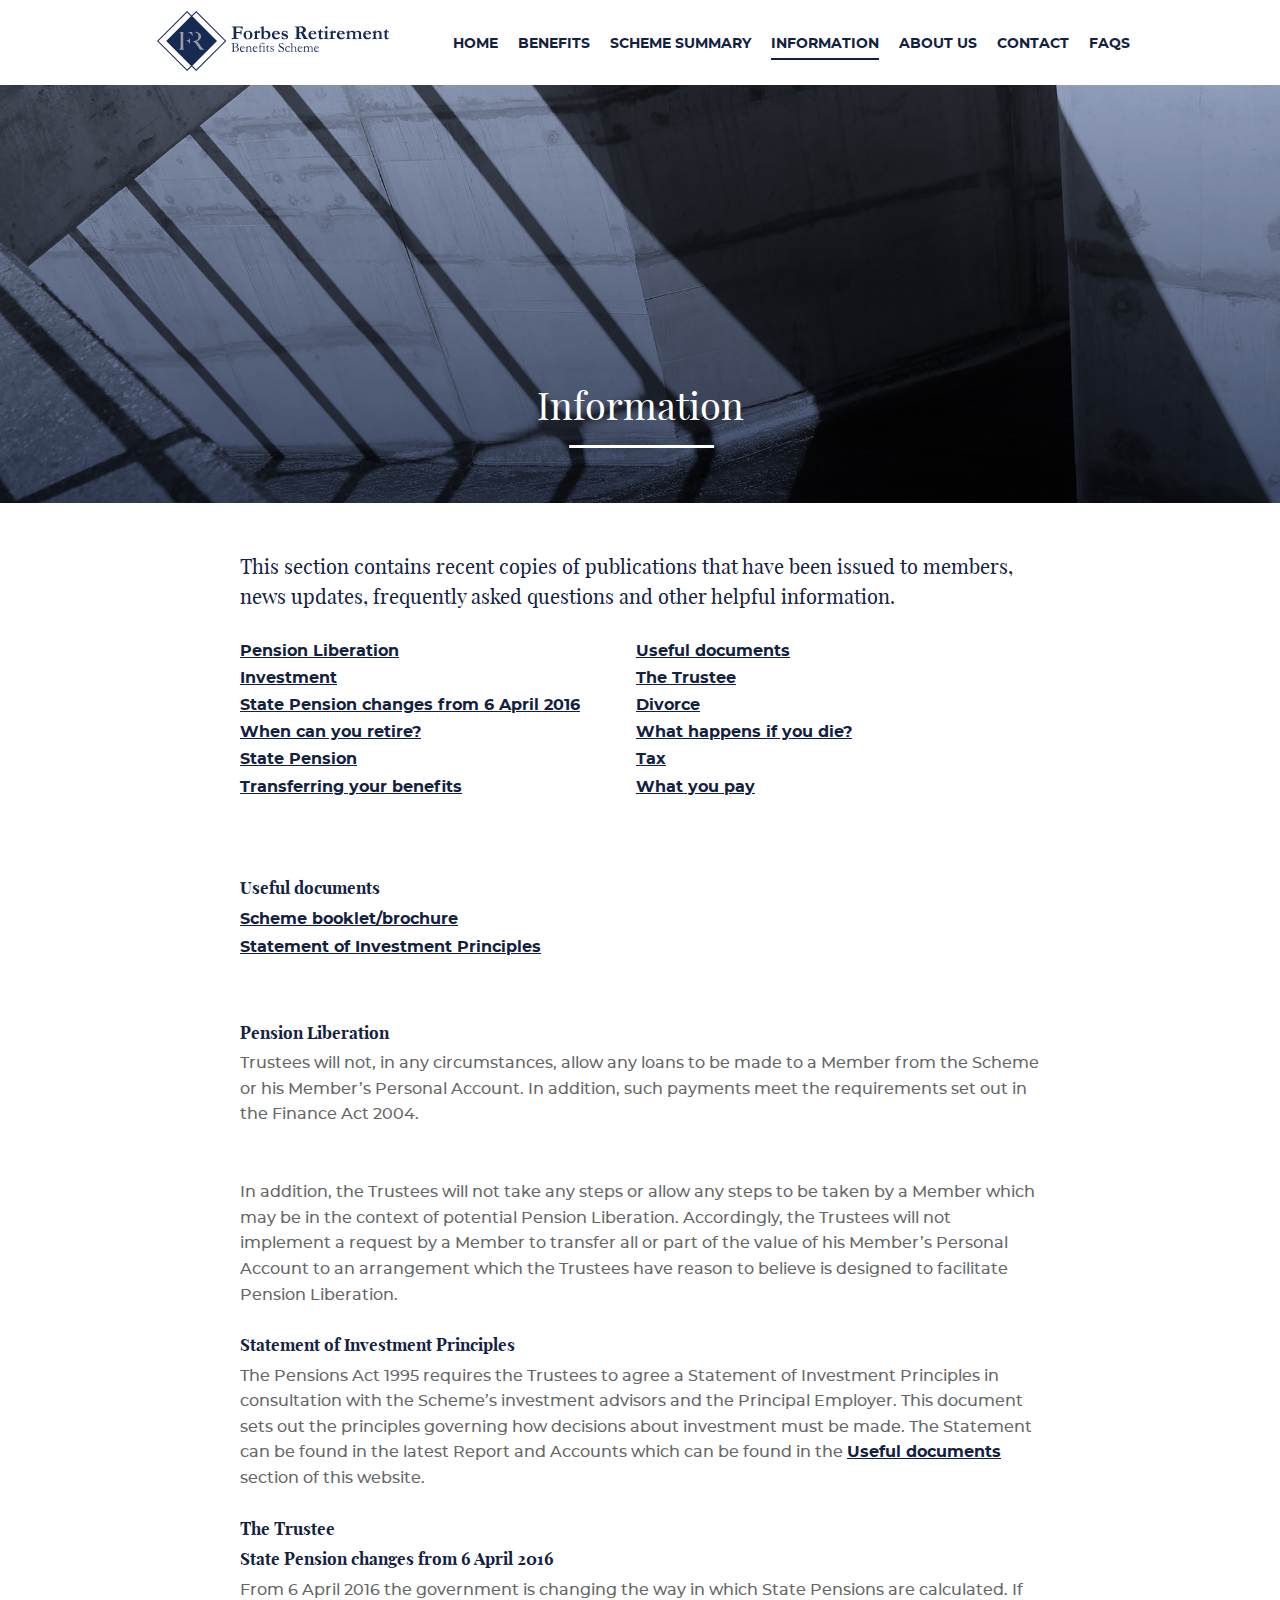
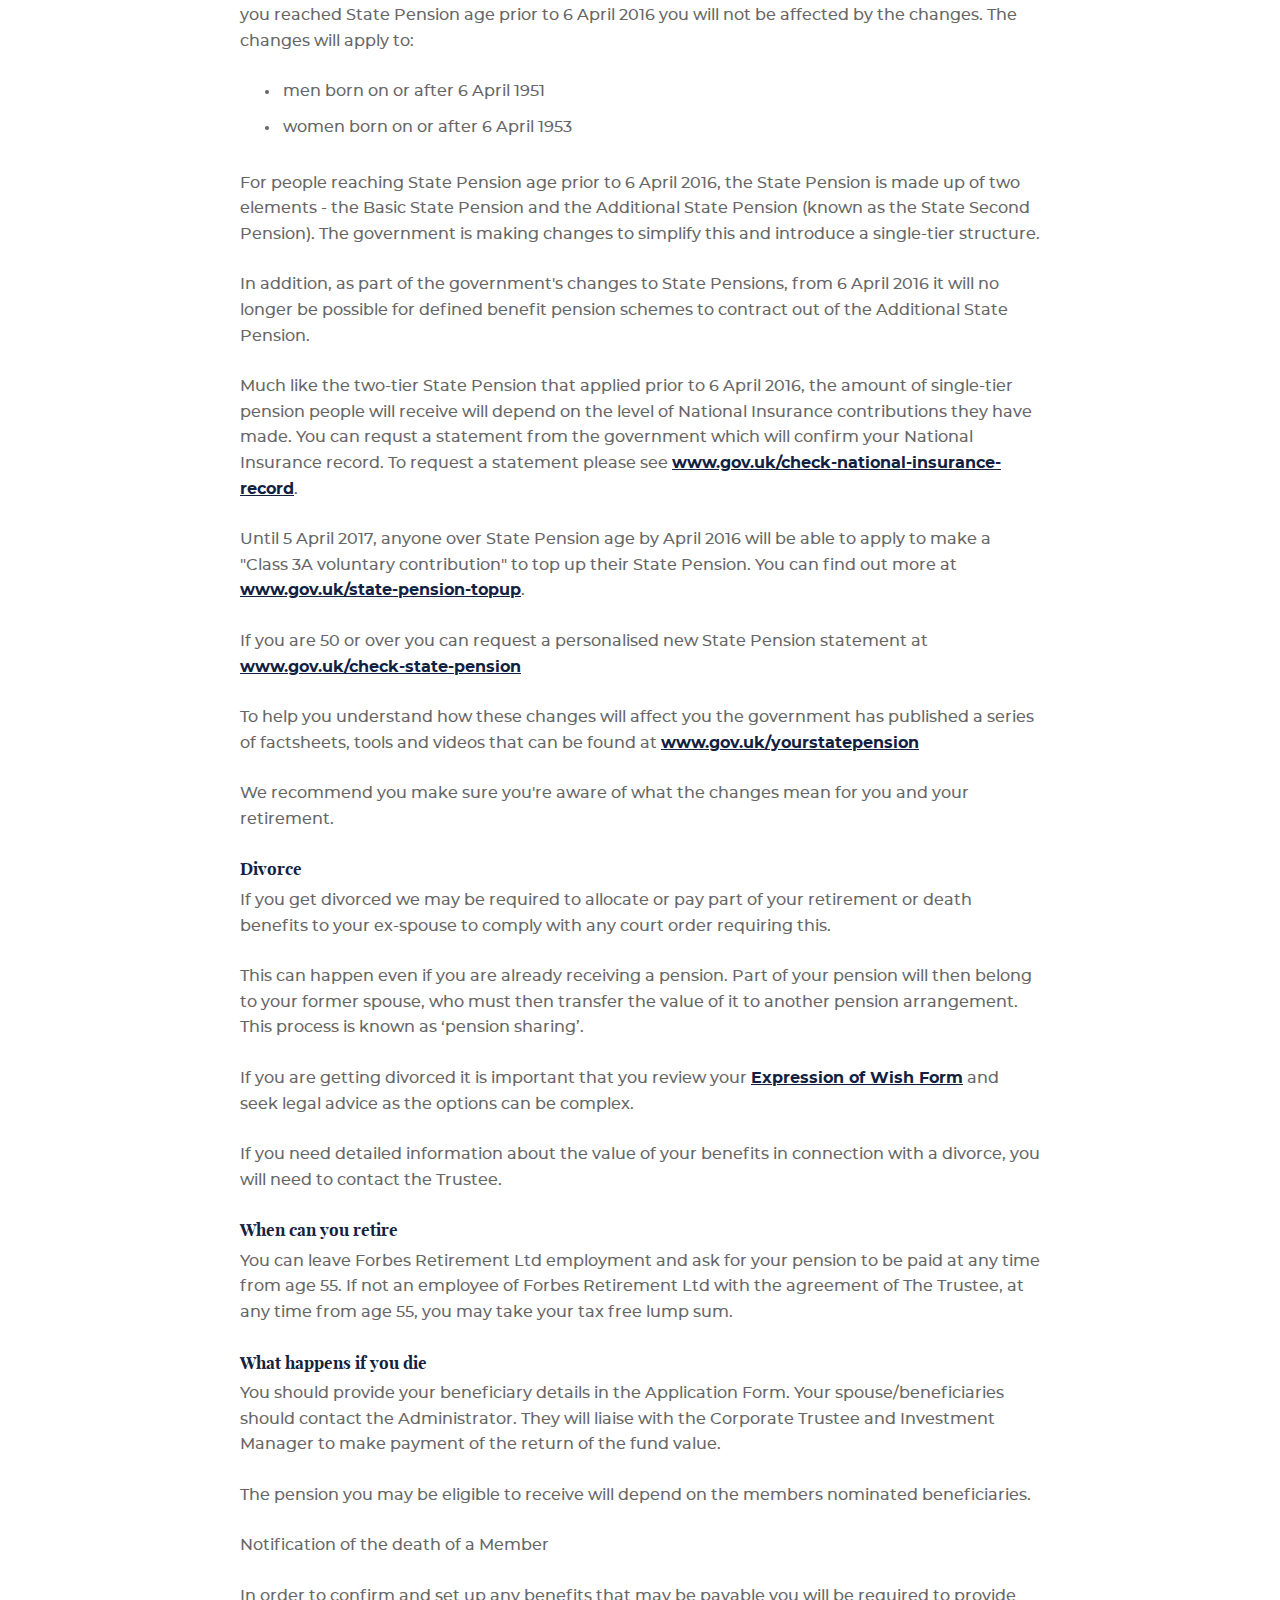
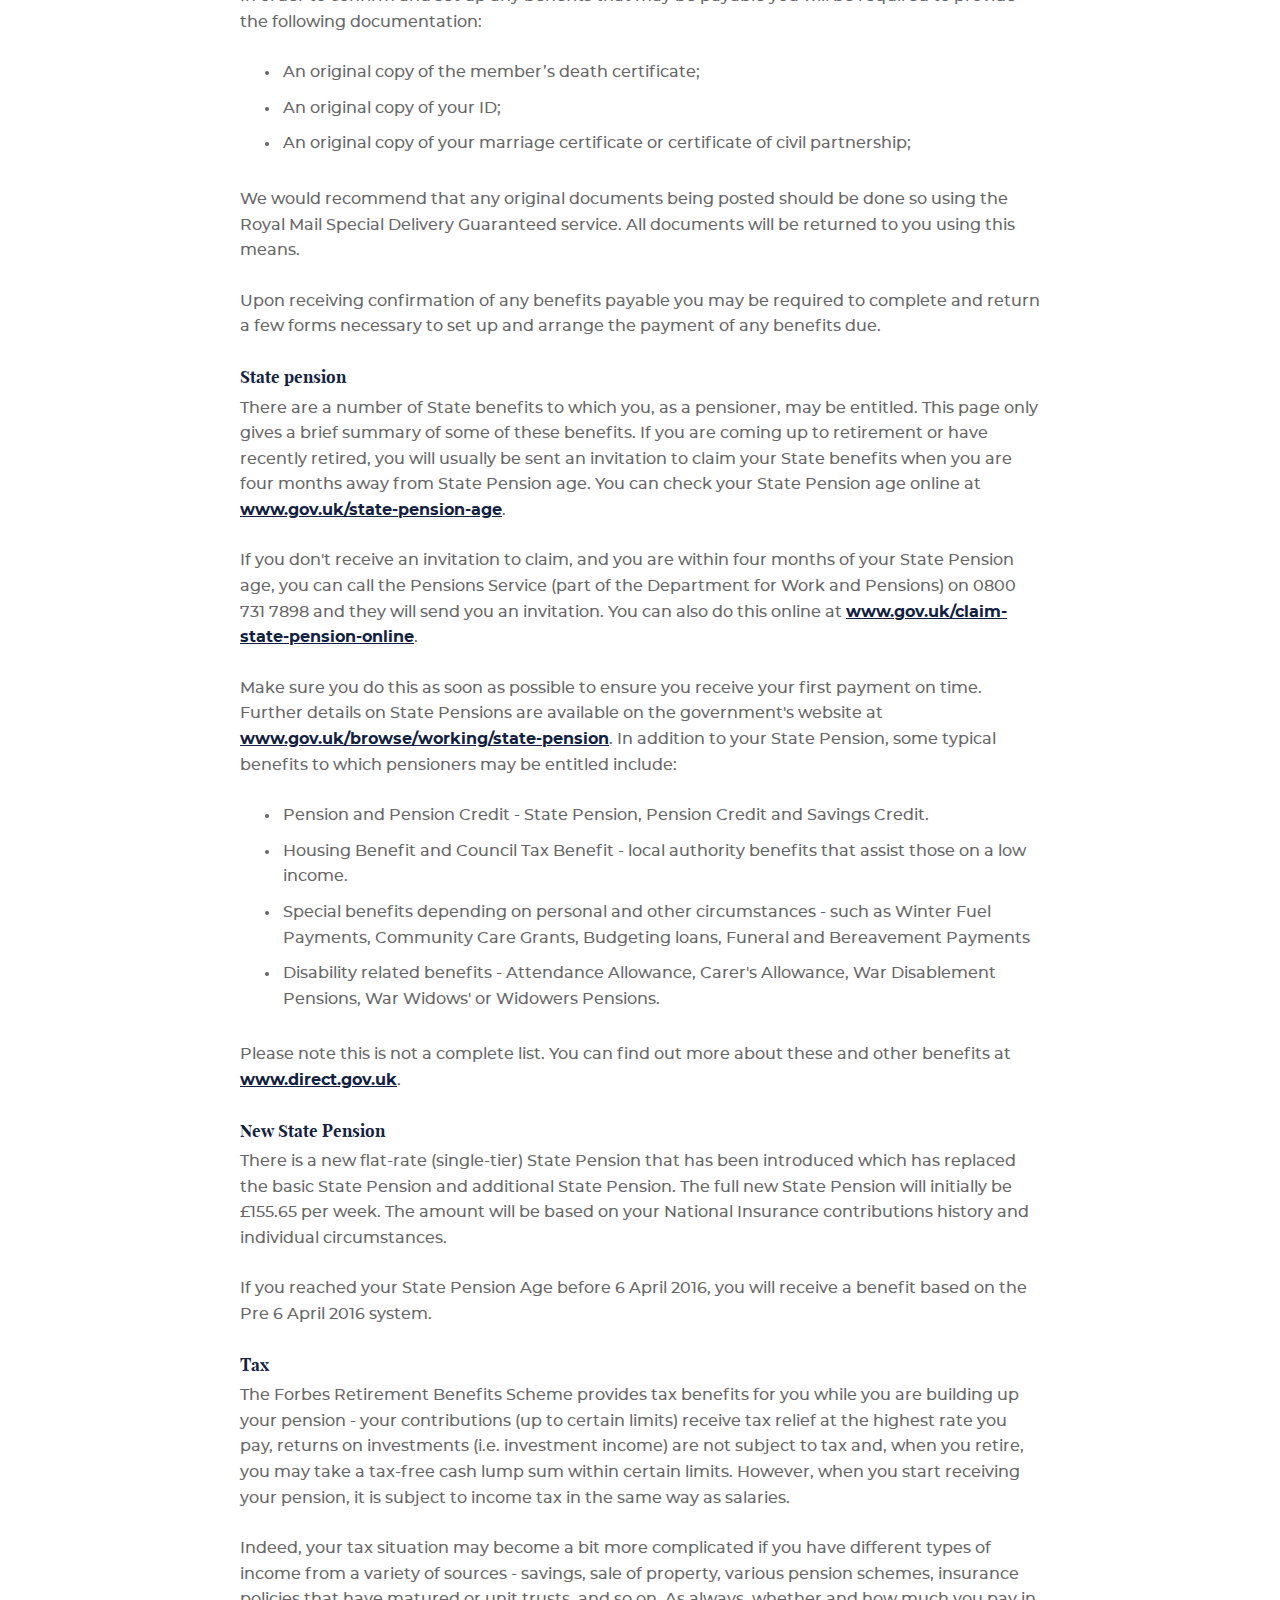
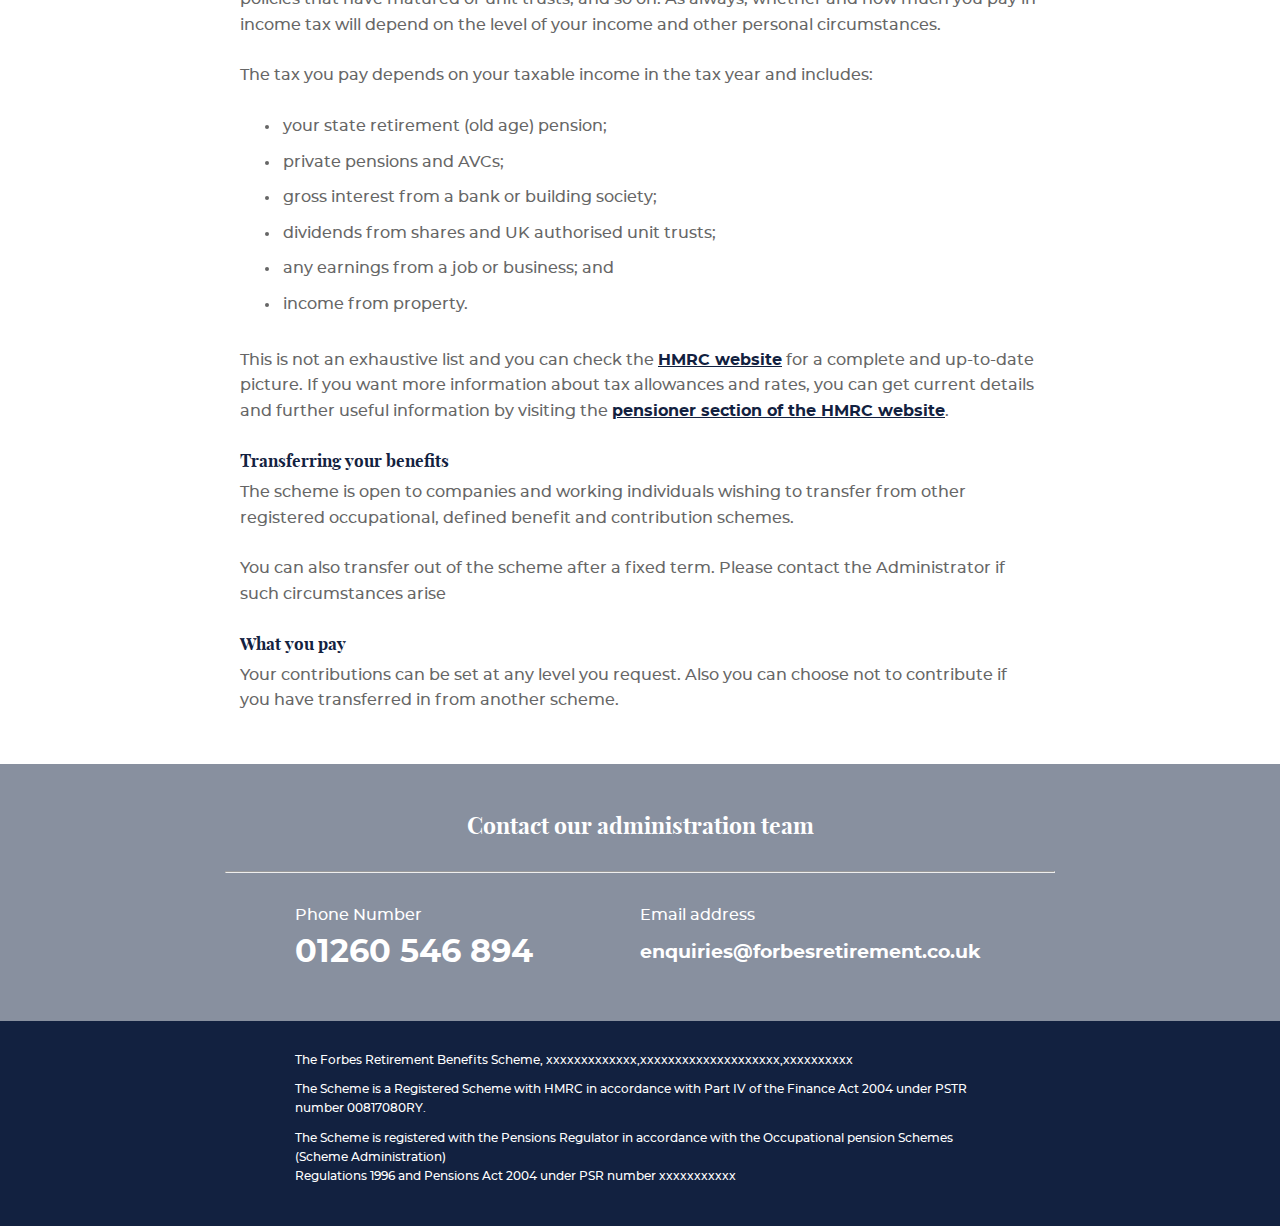
<file: information.html>
<!DOCTYPE html>
<html lang="en">
<head>
    <meta charset="UTF-8">
    <meta name="viewport" content="width=device-width, initial-scale=1.0">
    <meta http-equiv="X-UA-Compatible" content="ie=edge">
    <title>Forbes Build</title>
    <link href="sass/styles.min.css" rel="stylesheet" type="text/css">
</head>
<body>


    <nav class="mainNav">
        <div class="headerColumn">
            <a class="ForbesLogo" href="index.html">Forbes Retirement</a>
            <div class="showMobileMenu">
                <span></span>
                <span></span>
                <span></span>
            </div>
            <div class="navList">
                <div class="closeBtn">X</div>
                <div class="mobileLogo"></div>
                <ul>
                    <li><a href="index.html">Home</a></li>
                    <li><a href="benefits.html">Benefits</a></li>
                    <li><a href="scheme-summary.html">Scheme Summary</a></li>
                    <li><a href="information.html" class="selected">Information</a></li>
                    <li><a href="about-us.html">About Us</a></li>
                    <li><a href="contact.html">Contact</a></li>
                    <li><a href="faq.html">FAQs</a></li>
                </ul>
            </div>
        </div>
    </nav>


    <div class="heroHeading">
        <div class="heroHeading__bckgImg heroHeading__bckgImg--information"></div>
        <div class="mainColumn">
            <h1 class="heading--one heroTitleUnderlined">Information</h1>
        </div>
    </div>


    <main class="bodyCopy">
        <div class="mainColumn">
            <p class="para--large">This section contains recent copies of publications that have been issued to members, news updates, frequently asked questions and other helpful information.</p>

            <div class="anchorList">
                <a href="#Pension-Scams">Pension Liberation</a>
                <a href="#Useful-documents">Useful documents</a>
                <a href="#Investment">Investment</a>
                <a href="#The-Trustee">The Trustee</a>
                <a href="#State-Pension-changes-from-6-April-2016">State Pension changes from 6 April 2016</a>
                <a href="#Divorce">Divorce</a>
                <a href="#When-can-you-retire">When can you retire?</a>
                <a href="#What-happens-if-you-die">What happens if you die?</a>
                <a href="#State-pension">State Pension</a>
                <a href="#Tax">Tax</a>
                <a href="#Transferring-your-benefits">Transferring your benefits</a>
                <a href="#What-you-pay">What you pay</a>
            </div>

            <span class="spacer"></span>


            <h3 class="heading--three">
                <a name="Useful-documents" class="anchorDestination">Useful documents</a>
            </h3>
            <a href="#">Scheme booklet/brochure</a>
            <br>
            <a href="#">Statement of Investment Principles</a>


            <span class="spacer"></span>



            <h3 class="heading--three">
                <a name="Pension-Scams" class="anchorDestination">Pension Liberation</a>
            </h3>
            <p>Trustees will not, in any circumstances, allow any loans to be made to a Member from the Scheme or his Member’s Personal Account. In addition, such payments meet the requirements set out in the Finance Act 2004.</p>  
            <p>In addition, the Trustees will not take any steps or allow any steps to be taken by a Member which may be in the context of potential Pension Liberation. Accordingly, the Trustees will not implement a request by a Member to transfer all or part of the value of his Member’s Personal Account to an arrangement which the Trustees have reason to believe is designed to facilitate Pension Liberation.</p>



            <h3 class="heading--three">
                <a name="Investment" class="anchorDestination">Statement of Investment Principles</a>
            </h3>

            <p>The Pensions Act 1995 requires the Trustees to agree a Statement of Investment Principles in consultation with the Scheme’s investment advisors and the Principal Employer. This document sets out the principles governing how decisions about investment must be made. The Statement can be found in the latest Report and Accounts which can be found in the <a href="#Useful-documents">Useful documents</a> section of this website.</p>



            <h3 class="heading--three">
                <a name="The-Trustee" class="anchorDestination">The Trustee</a>
            </h3>

            <h3 class="heading--three">
                <a name="State-Pension-changes-from-6-April-2016" class="anchorDestination">State Pension changes from 6 April 2016</a>
            </h3>
            <p>From 6 April 2016 the government is changing the way in which State Pensions are calculated.  If you reached State Pension age prior to 6 April 2016 you will not be affected by the changes.  The changes will apply to:</p>
            <ul class="bulletList">
                <li>men born on or after 6 April 1951</li>
                <li>women born on or after 6 April 1953</li>
            </ul>
            <p>For people reaching State Pension age prior to 6 April 2016, the State Pension is made up of two elements - the Basic State Pension and the Additional State Pension (known as the State Second Pension).  The government is making changes to simplify this and introduce a single-tier structure.</p>
            <p>In addition, as part of the government's changes to State Pensions, from 6 April 2016 it will no longer be possible for defined benefit pension schemes to contract out of the Additional State Pension.</p>
            <p>Much like the two-tier State Pension that applied prior to 6 April 2016, the amount of single-tier pension people will receive will depend on the level of National Insurance contributions they have made.  You can requst a statement from the government which will confirm your National Insurance record.  To request a statement please see <a href="http://www.gov.uk/check-national-insurance-record">www.gov.uk/check-national-insurance-record</a>.</p>
            <p>Until 5 April 2017, anyone over State Pension age by April 2016 will be able to apply to make a "Class 3A voluntary contribution" to top up their State Pension.  You can find out more at <a href="http://www.gov.uk/state-pension-topup">www.gov.uk/state-pension-topup</a>.</p>
            <p>If you are 50 or over you can request a personalised new State Pension statement at <a href="http://www.gov.uk/check-state-pension">www.gov.uk/check-state-pension</a></p>
            <p>To help you understand how these changes will affect you the government has published a series of factsheets, tools and videos that can be found at <a href="http://www.gov.uk/yourstatepension">www.gov.uk/yourstatepension</a></p>
            <p>We recommend you make sure you're aware of what the changes mean for you and your retirement.</p>



            <h3 class="heading--three">
                <a name="Divorce" class="anchorDestination">Divorce</a>
            </h3>
            <p>If you get divorced we may be required to allocate or pay part of your retirement or death benefits to your ex-spouse to comply with any court order requiring this.</p>
            <p>This can happen even if you are already receiving a pension. Part of your pension will then belong to your former spouse, who must then transfer the value of it to another pension arrangement. This process is known as ‘pension sharing’.</p>
            <p>If you are getting divorced it is important that you review your <a href="http://www.btpensions.net/contacts/contact-details">Expression of Wish Form</a> and seek legal advice as the options can be complex.</p>
            <p>If you need detailed information about the value of your benefits in connection with a divorce, you will need to contact the Trustee.</p>




            <h3 class="heading--three">
                <a name="When-can-you-retire" class="anchorDestination">When can you retire</a>
            </h3>
            <p>You can leave Forbes Retirement Ltd employment and ask for your pension to be paid at any time from age 55. If not an employee of Forbes Retirement Ltd with the agreement of The Trustee, at any time from age 55, you may take your tax free lump sum.</p>



            <h3 class="heading--three">
                <a name="What-happens-if-you-die" class="anchorDestination">What happens if you die</a>
            </h3>
            <p>You should provide your beneficiary details in the Application Form. Your spouse/beneficiaries should contact the Administrator. They will liaise with the Corporate Trustee and Investment Manager to make payment of the return of the fund value.</p>
            <p>The pension you may be eligible to receive will depend on the members nominated beneficiaries.</p>
            <p>Notification of the death of a Member</p>
            <p>In order to confirm and set up any benefits that may be payable you will be required to provide the following documentation:</p>
            <ul class="bulletList">
                <li>An original copy of the member’s death certificate;</li>
                <li>An original copy of your ID;</li>
                <li>An original copy of your marriage certificate or certificate of civil partnership;</li>
            </ul>
            <p>We would recommend that any original documents being posted should be done so using the Royal Mail Special Delivery Guaranteed service. All documents will be returned to you using this means.</p>
            <p>Upon receiving confirmation of any benefits payable you may be required to complete and return a few forms necessary to set up and arrange the payment of any benefits due.</p>



            <h3 class="heading--three">
                <a name="State-pension" class="anchorDestination">State pension</a>
            </h3>
            <p>There are a number of State benefits to which you, as a pensioner, may be entitled.  This page only gives a brief summary of some of these benefits. If you are coming up to retirement or have recently retired, you will usually be sent an invitation to claim your State benefits when you are four months away from State Pension age.  You can check your State Pension age online at <a href="http://www.gov.uk/state-pension-age">www.gov.uk/state-pension-age</a>.</p>
            <p>If you don't receive an invitation to claim, and you are within four months of your State Pension age, you can call the Pensions Service (part of the Department for Work and Pensions) on 0800 731 7898 and they will send you an invitation. You can also do this online at <a href="http://www.gov.uk/claim-state-pension-online">www.gov.uk/claim-state-pension-online</a>.</p>
            <p>Make sure you do this as soon as possible to ensure you receive your first payment on time. Further details on State Pensions are available on the government's website at <a href="http://www.gov.uk/browse/working/state-pension">www.gov.uk/browse/working/state-pension</a>. In addition to your State Pension, some typical benefits to which pensioners may be entitled include:</p>

            <ul class="bulletList">
                <li>Pension and Pension Credit - State Pension, Pension Credit and Savings Credit.</li>
                <li>Housing Benefit and Council Tax Benefit - local authority benefits that assist those on a low income.</li>
                <li>Special benefits depending on personal and other circumstances - such as Winter Fuel Payments, Community Care Grants, Budgeting loans, Funeral and Bereavement Payments</li>
                <li>Disability related benefits - Attendance Allowance, Carer's Allowance, War Disablement Pensions, War Widows' or Widowers Pensions.</li>
            </ul>
            <p>Please note this is not a complete list. You can find out more about these and other benefits at <a href="http://www.direct.gov.uk">www.direct.gov.uk</a>.</p>



            <h3 class="heading--three">
                <a name="New-State-Pension" class="anchorDestination">New State Pension</a>
            </h3>
            <p>There is a new flat-rate (single-tier) State Pension that has been introduced which has replaced the basic State Pension and additional State Pension. The full new State Pension will initially be £155.65 per week. The amount will be based on your National Insurance contributions history and individual circumstances.</p>
            <p>If you reached your State Pension Age before 6 April 2016, you will receive a benefit based on the Pre 6 April 2016 system.</p>




            <h3 class="heading--three">
                <a name="Tax" class="anchorDestination">Tax</a>
            </h3>
            <p>The Forbes Retirement Benefits Scheme provides tax benefits for you while you are building up your pension - your contributions (up to certain limits) receive tax relief at the highest rate you pay, returns on investments (i.e. investment income) are not subject to tax and, when you retire, you may take a tax-free cash lump sum within certain limits. However, when you start receiving your pension, it is subject to income tax in the same way as salaries.</p>
            <p>Indeed, your tax situation may become a bit more complicated if you have different types of income from a variety of sources - savings, sale of property, various pension schemes, insurance policies that have matured or unit trusts, and so on. As always, whether and how much you pay in income tax will depend on the level of your income and other personal circumstances.</p>
            <p>The tax you pay depends on your taxable income in the tax year and includes:</p>
            <ul class="bulletList">
                <li>your state retirement (old age) pension;</li>
                <li>private pensions and AVCs;</li>
                <li>gross interest from a bank or building society;</li>
                <li>dividends from shares and UK authorised unit trusts;</li>
                <li>any earnings from a job or business; and</li>
                <li>income from property.</li>
            </ul>
            <p>This is not an exhaustive list and you can check the <a href="http://www.gov.uk/government/organisations/hm-revenue-customs">HMRC website</a> for a complete and up-to-date picture. If you want more information about tax allowances and rates, you can get current details and further useful information by visiting the <a href="http://www.gov.uk/tax-national-insurance-after-state-pension-age">pensioner section of the HMRC website</a>.</p>




            <h3 class="heading--three">
                <a name="Transferring-your-benefits" class="anchorDestination">Transferring your benefits</a>
            </h3>
            <p>The scheme is open to companies and working individuals wishing to transfer from other registered occupational, defined benefit and contribution schemes.</p>
            <p>You can also transfer out of the scheme after a fixed term. Please contact the Administrator if such circumstances arise</p>




            <h3 class="heading--three">
                <a name="What-you-pay" class="anchorDestination">What you pay</a>
            </h3>
            <p>Your contributions can be set at any level you request. Also you can choose not to contribute if you have transferred in from another scheme.</p>



        </div>
    </main>



    <footer class="footer">
        <div class="top">
            <div class="mainColumn">
                <h2 class="heading--two"><span class="break">Contact our</span> administration team</h2>
                <hr>
                <div class="col">
                    <p>Phone Number</p>
                    <a href="tel:01260546894" class="text--phone">01260 546 894</a>
                </div>
                <div class="col">
                    <p>Email address</p>
                    <a class="text--email" href="mailto:enquiries@forbesretirement.co.uk">enquiries@forbesretirement.co.uk</a>
                </div>
            </div>
        </div>
        <div class="bottom">
            <div class="mainColumn smallPara">
                <p>The Forbes Retirement Benefits Scheme, xxxxxxxxxxxxx,xxxxxxxxxxxxxxxxxxxx,xxxxxxxxxx</p>
                <p>The Scheme is a Registered Scheme with HMRC in accordance with Part IV of the Finance Act 2004 under PSTR number 00817080RY.</p>
                <p>The Scheme is registered with the Pensions Regulator in accordance with the Occupational pension Schemes (Scheme Administration)
                <br>Regulations 1996 and Pensions Act 2004 under PSR number  xxxxxxxxxxx</p>
            </div>
        </div>
    </footer>


    <script src="https://ajax.googleapis.com/ajax/libs/jquery/3.2.1/jquery.min.js"></script>
    <script src="scripts/scripts.min.js"></script>


</body>
</html>
</file>
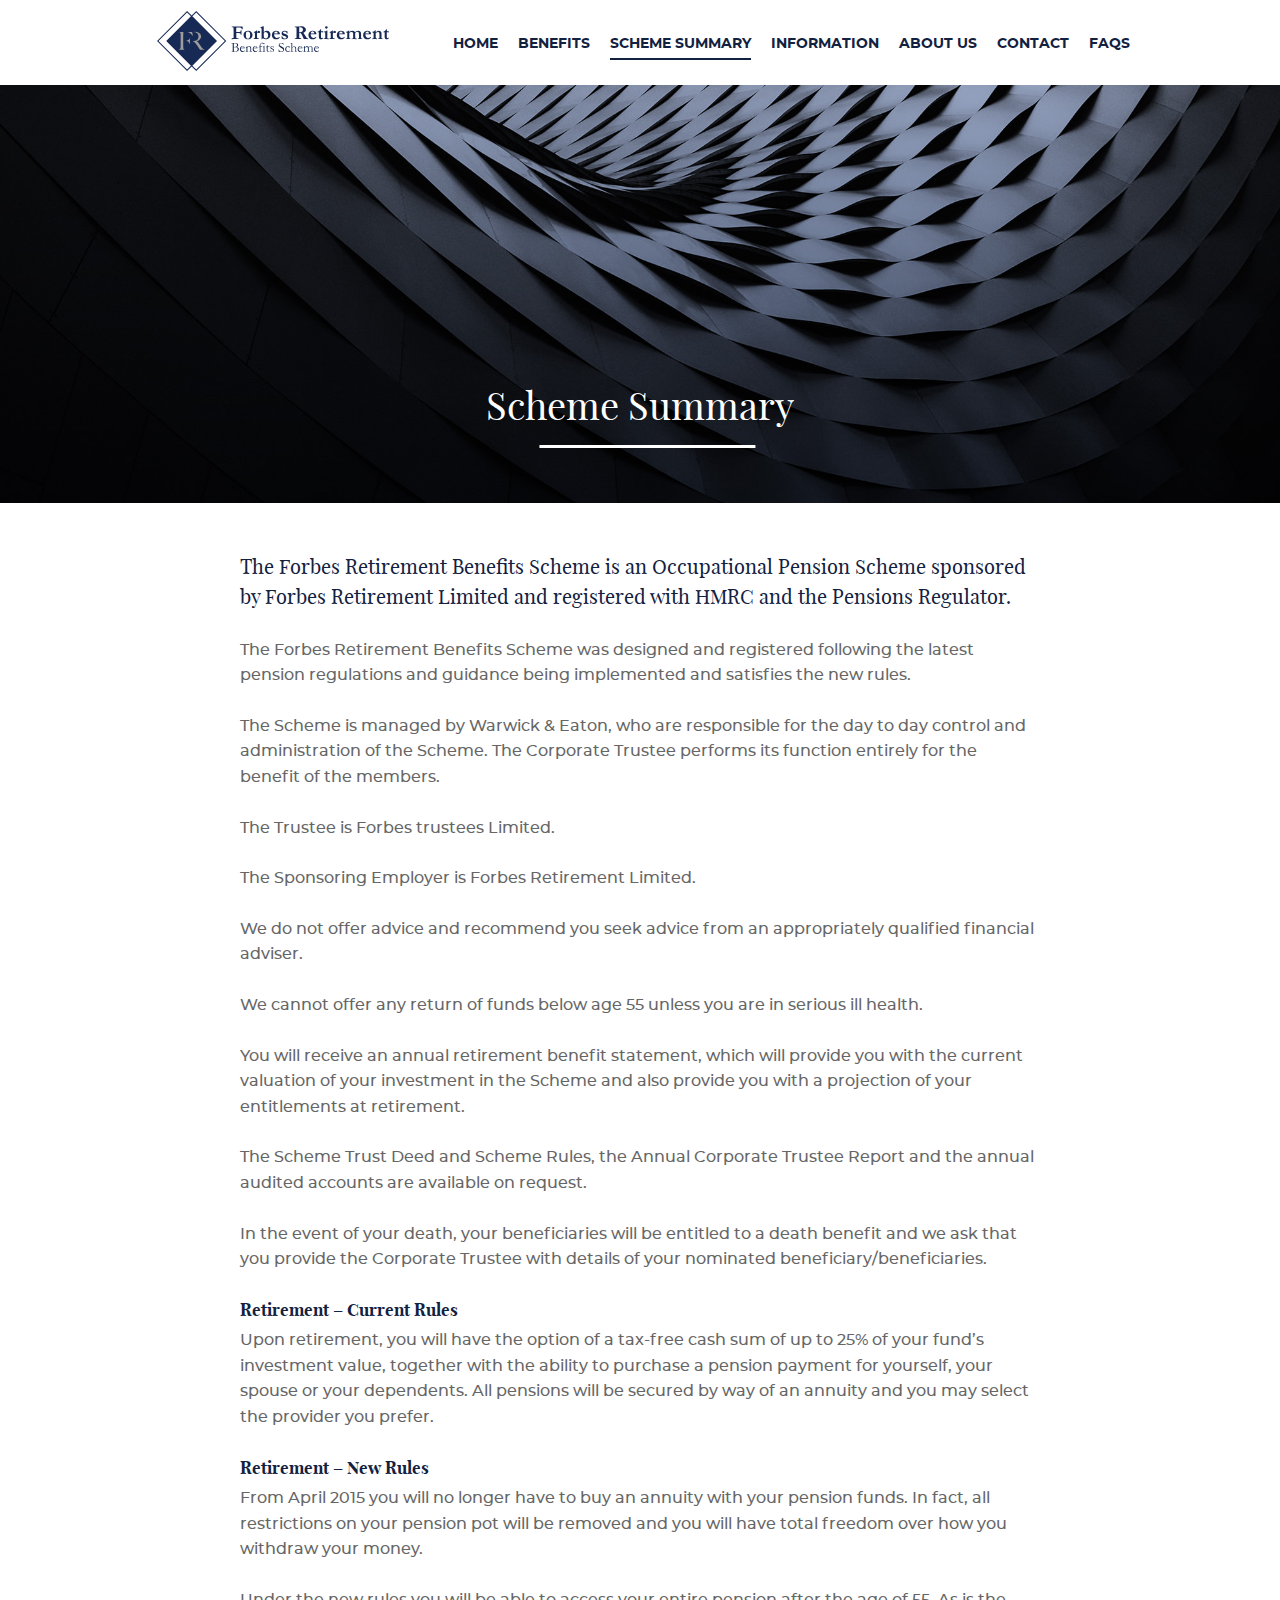
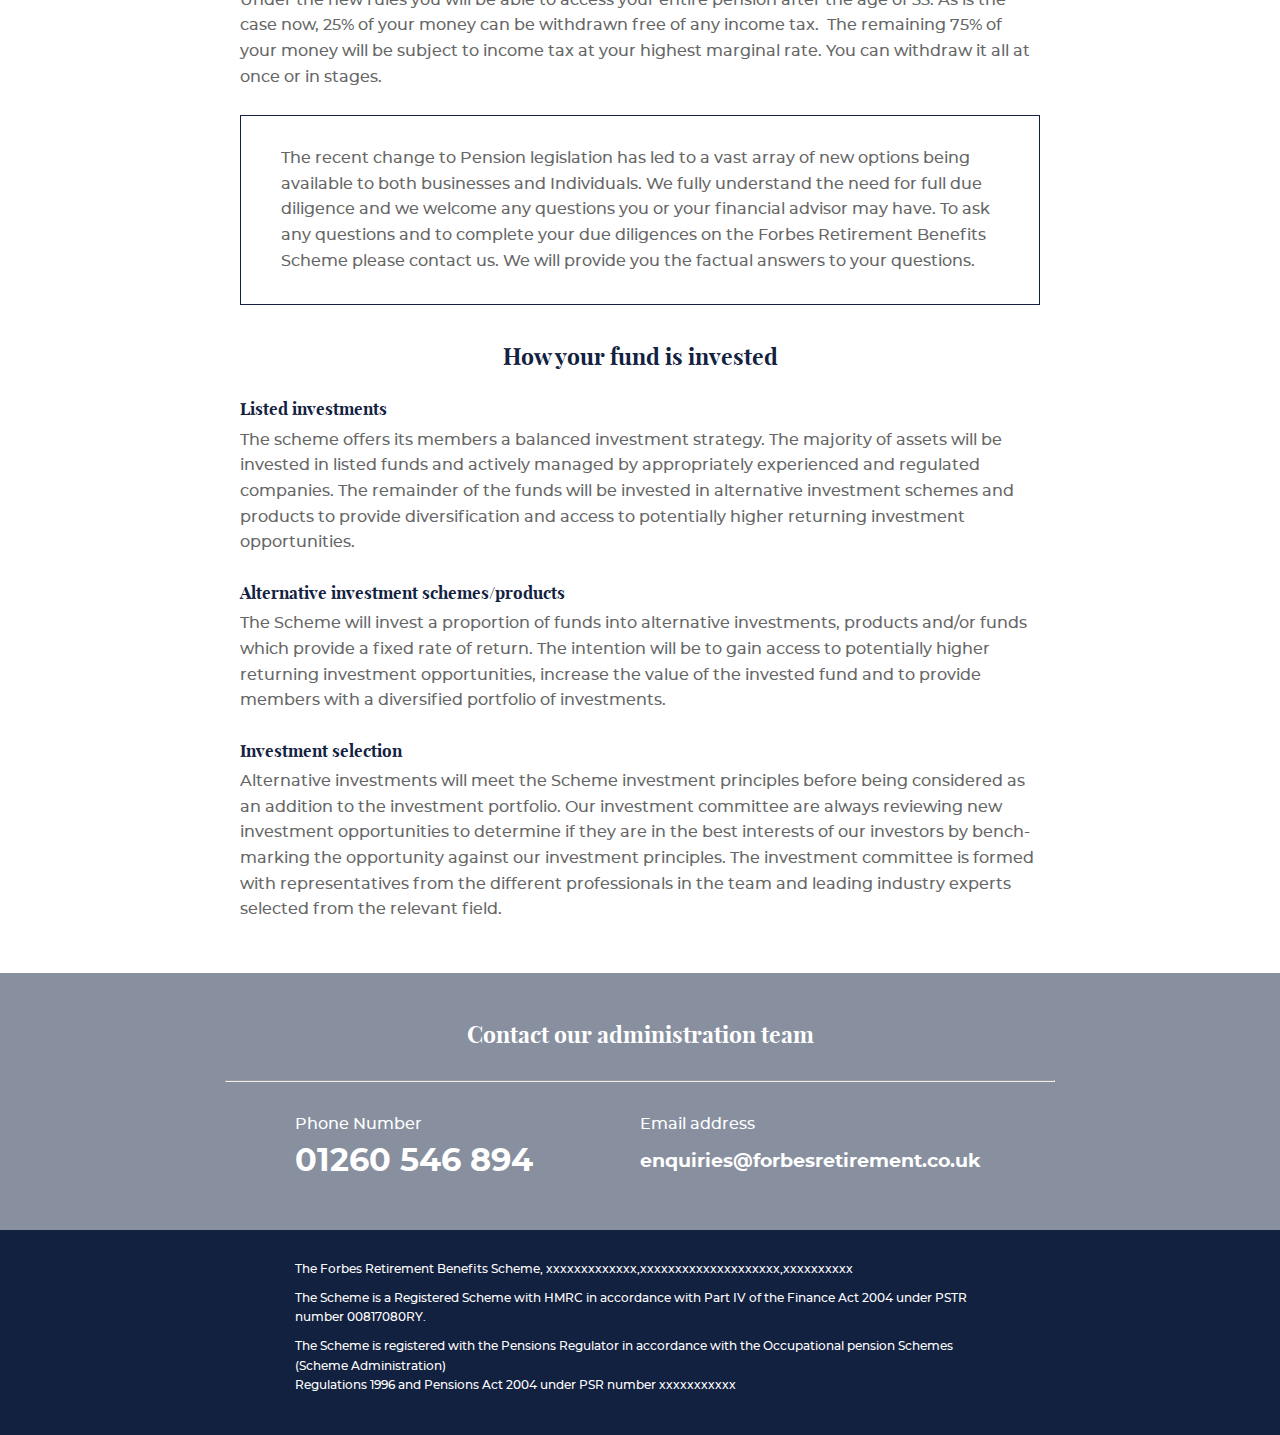
<file: scheme-summary.html>
<!DOCTYPE html>
<html lang="en">
<head>
    <meta charset="UTF-8">
    <meta name="viewport" content="width=device-width, initial-scale=1.0">
    <meta http-equiv="X-UA-Compatible" content="ie=edge">
    <title>Forbes Build</title>
    <link href="sass/styles.min.css" rel="stylesheet" type="text/css">
</head>
<body>


    <nav class="mainNav">
        <div class="headerColumn">
            <a class="ForbesLogo" href="index.html">Forbes Retirement</a>
            <div class="showMobileMenu">
                <span></span>
                <span></span>
                <span></span>
            </div>
            <div class="navList">
                <div class="closeBtn">X</div>
                <div class="mobileLogo"></div>
                <ul>
                    <li><a href="index.html">Home</a></li>
                    <li><a href="benefits.html">Benefits</a></li>
                    <li><a href="scheme-summary.html" class="selected">Scheme Summary</a></li>
                    <li><a href="information.html">Information</a></li>
                    <li><a href="about-us.html">About Us</a></li>
                    <li><a href="contact.html">Contact</a></li>
                    <li><a href="faq.html">FAQs</a></li>
                </ul>
            </div>
        </div>
    </nav>


    <div class="heroHeading">
        <div class="heroHeading__bckgImg heroHeading__bckgImg--scheme-summary"></div>
        <div class="mainColumn">
            <h1 class="heading--one heroTitleUnderlined">Scheme Summary</h1>
        </div>
    </div>


    <main class="bodyCopy">
        <div class="mainColumn">
            <p class="para--large">The Forbes Retirement Benefits Scheme is an Occupational Pension Scheme sponsored by Forbes Retirement Limited and registered with HMRC and the Pensions Regulator.</p>

            <p>The Forbes Retirement Benefits Scheme was designed and registered following the latest pension regulations and guidance being implemented and satisfies the new rules.</p>

            <p>The Scheme is managed by Warwick & Eaton, who are responsible for the day to day control and administration of the Scheme. The Corporate Trustee performs its function entirely for the benefit of the members.</p>

            <p>The Trustee is Forbes trustees Limited.</p>

            <p>The Sponsoring Employer is Forbes Retirement Limited.</p>

            <p>We do not offer advice and recommend you seek advice from an appropriately qualified financial adviser. </p>

            <p>We cannot offer any return of funds below age 55 unless you are in serious ill health.</p>

            <p>You will receive an annual retirement benefit statement, which will provide you with the current valuation of your investment in the Scheme and also provide you with a projection of your entitlements at retirement. </p>

            <p>The Scheme Trust Deed and Scheme Rules, the Annual Corporate Trustee Report and the annual audited accounts are available on request.</p>

            <p>In the event of your death, your beneficiaries will be entitled to a death benefit and we ask that you provide the Corporate Trustee with details of your nominated beneficiary/beneficiaries.</p>

            <h3 class="heading--three">Retirement – Current Rules</h3>

            <p>Upon retirement, you will have the option of a tax-free cash sum of up to 25% of your fund’s investment value, together with the ability to purchase a pension payment for yourself, your spouse or your dependents. All pensions will be secured by way of an annuity and you may select the provider you prefer.</p>

            <h3 class="heading--three">Retirement – New Rules</h3>
            <p>From April 2015 you will no longer have to buy an annuity with your pension funds. In fact, all restrictions on your pension pot will be removed and you will have total freedom over how you withdraw your money.</p>
            <p>Under the new rules you will be able to access your entire pension after the age of 55. As is the case now, 25% of your money can be withdrawn free of any income tax.  The remaining 75% of your money will be subject to income tax at your highest marginal rate. You can withdraw it all at once or in stages.</p>

            <p class="para--border">The recent change to Pension legislation has led to a vast array of new options being available to both businesses and Individuals.  We fully understand the need for full due diligence and we welcome any questions you or your financial advisor may have. To ask any questions and to complete your due diligences on the Forbes Retirement Benefits Scheme please contact us. We will provide you the factual answers to your questions.</p>

            <h2 class="heading--two">How your fund is invested</h2>

            <h3 class="heading--three">Listed investments</h3>

            <p>The scheme offers its members a balanced investment strategy. The majority of assets will be invested in listed funds and actively managed by appropriately experienced and regulated companies. The remainder of the funds will be invested in alternative investment schemes and products to provide diversification and access to potentially higher returning investment opportunities.</p>

            <h3 class="heading--three">Alternative investment schemes/products</h3>

            <p>The Scheme will invest a proportion of funds into alternative investments, products and/or funds which provide a fixed rate of return. The intention will be to gain access to potentially higher returning investment opportunities, increase the value of the invested fund and to provide members with a diversified portfolio of investments. </p>

            <h3 class="heading--three">Investment selection</h3>

            <p>Alternative investments will meet the Scheme investment principles before being considered as an addition to the investment portfolio. Our investment committee are always reviewing new investment opportunities to determine if they are in the best interests of our investors by bench-marking the opportunity against our investment principles. The investment committee is formed with representatives from the different professionals in the team and leading industry experts selected from the relevant field.</p>

        </div>
    </main>



    <footer class="footer">
        <div class="top">
            <div class="mainColumn">
                <h2 class="heading--two"><span class="break">Contact our</span> administration team</h2>
                <hr>
                <div class="col">
                    <p>Phone Number</p>
                    <a href="tel:01260546894" class="text--phone">01260 546 894</a>
                </div>
                <div class="col">
                    <p>Email address</p>
                    <a class="text--email" href="mailto:enquiries@forbesretirement.co.uk">enquiries@forbesretirement.co.uk</a>
                </div>
            </div>
        </div>
        <div class="bottom">
            <div class="mainColumn smallPara">
                <p>The Forbes Retirement Benefits Scheme, xxxxxxxxxxxxx,xxxxxxxxxxxxxxxxxxxx,xxxxxxxxxx</p>
                <p>The Scheme is a Registered Scheme with HMRC in accordance with Part IV of the Finance Act 2004 under PSTR number 00817080RY.</p>
                <p>The Scheme is registered with the Pensions Regulator in accordance with the Occupational pension Schemes (Scheme Administration)
                <br>Regulations 1996 and Pensions Act 2004 under PSR number  xxxxxxxxxxx</p>
            </div>
        </div>
    </footer>


    <script src="https://ajax.googleapis.com/ajax/libs/jquery/3.2.1/jquery.min.js"></script>
    <script src="scripts/scripts.min.js"></script>


</body>
</html>
</file>
<file: sass/styles.min.css>
html{-webkit-box-sizing:border-box;-moz-box-sizing:border-box;box-sizing:border-box}*,*::after,*::before{-webkit-box-sizing:inherit;-moz-box-sizing:inherit;box-sizing:inherit}html,body,div,span,applet,object,iframe,h1,h2,h3,h4,h5,h6,p,blockquote,pre,a,abbr,acronym,address,big,cite,code,del,dfn,em,img,ins,kbd,q,s,samp,small,strike,strong,sub,sup,tt,var,b,u,i,center,dl,dt,dd,ol,ul,li,fieldset,form,label,legend,table,caption,tbody,tfoot,thead,tr,th,td,article,aside,canvas,details,embed,figure,figcaption,footer,header,hgroup,menu,nav,output,ruby,section,summary,time,mark,audio,video{margin:0;padding:0;border:0;font-size:100%;font:inherit;vertical-align:baseline}article,aside,details,figcaption,figure,footer,header,hgroup,menu,nav,section{display:block}body{line-height:1}ol,ul{list-style:none}nav,main,footer,header,div,p,span,ul,li{position:relative}html{-webkit-box-sizing:border-box;-moz-box-sizing:border-box;box-sizing:border-box}*,*:before,*:after{-webkit-box-sizing:inherit;-moz-box-sizing:inherit;box-sizing:inherit}@font-face{font-family:'montserratbold';src:url("../fonts/montserrat-bold.eot");src:url("../fonts/montserrat-bold.eot?#iefix") format("embedded-opentype"),url("../fonts/montserrat-bold.woff2") format("woff2"),url("../fonts/montserrat-bold.woff") format("woff"),url("../fonts/montserrat-bold.ttf") format("truetype")}@font-face{font-family:'montserratmedium';src:url("../fonts/montserrat-medium.eot");src:url("../fonts/montserrat-medium.eot?#iefix") format("embedded-opentype"),url("../fonts/montserrat-medium.woff2") format("woff2"),url("../fonts/montserrat-medium.woff") format("woff"),url("../fonts/montserrat-medium.ttf") format("truetype")}@font-face{font-family:'montserratregular';src:url("../fonts/montserrat-regular.eot");src:url("../fonts/montserrat-regular.eot?#iefix") format("embedded-opentype"),url("../fonts/montserrat-regular.woff2") format("woff2"),url("../fonts/montserrat-regular.woff") format("woff"),url("../fonts/montserrat-regular.ttf") format("truetype")}@font-face{font-family:'playfair_displaybold';src:url("../fonts/playfairdisplay-bold.eot");src:url("../fonts/playfairdisplay-bold.eot?#iefix") format("embedded-opentype"),url("../fonts/playfairdisplay-bold.woff2") format("woff2"),url("../fonts/playfairdisplay-bold.woff") format("woff"),url("../fonts/playfairdisplay-bold.ttf") format("truetype")}@font-face{font-family:'playfair_displayregular';src:url("../fonts/playfairdisplay-regular.eot");src:url("../fonts/playfairdisplay-regular.eot?#iefix") format("embedded-opentype"),url("../fonts/playfairdisplay-regular.woff2") format("woff2"),url("../fonts/playfairdisplay-regular.woff") format("woff"),url("../fonts/playfairdisplay-regular.ttf") format("truetype")}.outlineHelper *{outline:1px dotted rgba(186,119,119,0.2)}html{background-color:#fff;color:#666;font-family:"montserratmedium"}body{line-height:1.7em;width:100%;height:100%;word-break:break-word}.noScroll{overflow:hidden}@media screen and (min-width: 800px){.headerColumn{width:1000px;margin:auto}}.mainColumn{padding:0 14px}@media screen and (min-width: 800px){.mainColumn{width:830px;margin:auto;padding:0 15px}}p{margin:0 0 25px;font-size:14px;line-height:1.8em}p:last-of-type{margin:0}@media screen and (min-width: 800px){p{font-size:16px;line-height:1.6em}}a{color:#122140;font-family:"montserratbold"}a[href^="tel"]{text-decoration:none}.heading--one{font-family:"playfair_displayregular";font-size:30px;line-height:38px;text-align:center}@media screen and (min-width: 800px){.heading--one{font-size:38px;line-height:48px}}.heading--one span{font-family:"playfair_displaybold"}.heading--two{margin:0 0 25px;font-family:"playfair_displaybold";font-weight:bold;font-size:23px;text-align:left;color:#122140}@media screen and (min-width: 800px){.heading--two{text-align:center}}.heading--three,.heading--three .anchorDestination{margin:0 0 5px;font-family:"playfair_displaybold";font-size:16px;line-height:1.7em;color:#122140}@media screen and (min-width: 800px){.heading--three,.heading--three .anchorDestination{font-size:17px;line-height:1.5em}}.para--large{font-family:"playfair_displaybold";font-size:16px;line-height:1.7em;color:#122140}@media screen and (min-width: 800px){.para--large{font-family:"playfair_displayregular";font-size:20px;line-height:1.5em}}.para--medium{font-family:"playfair_displaybold";font-size:16px;line-height:1.7em;color:#122140}@media screen and (min-width: 800px){.para--medium{font-size:17px;line-height:1.5em}}.para--border{margin-bottom:40px;padding:30px 40px;border:1px solid #122140}.text--phone{font-size:32px;font-family:"montserratbold";color:#fff}.text--email{font-size:16px;font-family:"montserratbold";color:#fff;text-decoration:none}@media screen and (min-width: 800px){.text--email{font-size:19px}}.smallPara p{font-size:12px}.bulletList{margin:0 0 20px 27px;list-style-type:disc}@media screen and (min-width: 800px){.bulletList{margin:0 0 20px 40px}}.bulletList.unindented{margin-left:16px;color:#122140}.bulletList.unindented li{font-size:14px}li{padding:0 0 10px 3px;font-size:14px;line-height:1.8em}@media screen and (min-width: 800px){li{font-size:16px;line-height:1.6em}}.anchorList{margin:0 0 15px}.anchorList a{display:block}@media screen and (min-width: 800px){.anchorList a{width:49%;display:inline-block}}.col2{margin:0 0 20px}@media screen and (min-width: 800px){.col2{float:left;width:50%}}.col3{margin:0 0 20px}@media screen and (min-width: 800px){.col3{float:left;width:33.3%}}.spacer{display:block;height:60px}hr{margin:30px 0}.clearfix::after{clear:both;content:"";display:block}.ForbesLogo{background-image:url("../img/forbes-logo.svg");background-position:center center;background-repeat:no-repeat;-moz-background-size:contain;background-size:contain}.mainNav::after{clear:both;content:"";display:block}.mainNav .ForbesLogo{display:block;float:left;margin:0 0 0 5px;width:220px;height:70px;text-indent:-999999px}@media screen and (min-width: 800px){.mainNav .ForbesLogo{margin:11px 0 0;width:266px;height:60px}}.mainNav .showMobileMenu{float:right;padding:24px 17px 22px 20px;cursor:pointer}@media screen and (min-width: 800px){.mainNav .showMobileMenu{display:none}}.mainNav .showMobileMenu span{display:block;margin:0 0 4px;width:28px;height:4px;-webkit-border-radius:50px;-moz-border-radius:50px;border-radius:50px;background-color:#122140}.mainNav .closeBtn{position:absolute;top:0;left:0;padding:22px 29px 21px 29px;font-size:25px;color:#fff;cursor:pointer}@media screen and (min-width: 800px){.mainNav .closeBtn{display:none}}.mainNav .mobileLogo{margin:50px auto 20px;width:100px;height:100px;background-image:url("../img/forbes-logo-white.png");background-position:center center;background-repeat:no-repeat;-moz-background-size:contain;background-size:contain}@media screen and (min-width: 800px){.mainNav .mobileLogo{display:none}}.mainNav .navList{display:none;position:absolute;z-index:10;height:100vh;width:100%;background-color:rgba(8,33,64,0.9);text-align:center}@media screen and (min-width: 800px){.mainNav .navList{position:relative;display:inline;float:right;width:auto;height:auto;background:none;text-align:left}}@media screen and (min-width: 800px){.mainNav li{padding:0 0 25px;float:left}}.mainNav a{display:block;padding:8px 10px;text-decoration:none;text-transform:uppercase;color:#fff;font-size:14px;font-weight:bold}@media screen and (min-width: 800px){.mainNav a{padding:32px 0 0;margin:0 10px;color:#122140}}@media screen and (min-width: 800px){.mainNav a.selected{border-bottom:2px solid #122140}}.heroHeading{text-align:center;padding:100px 0 40px 0;color:#fff}@media screen and (min-width: 800px){.heroHeading{padding:300px 0 70px 0}}.heroHeading__bckgImg{position:absolute;z-index:-2;top:0;left:0;bottom:0;right:0;background-repeat:no-repeat;background-position:center center;-moz-background-size:cover;background-size:cover}.heroHeading__bckgImg--home{background-image:url("../img/header-home.jpg")}.heroHeading__bckgImg--benefits{background-image:url("../img/header-benefits.jpg")}.heroHeading__bckgImg--scheme-summary{background-image:url("../img/header-scheme-summary.jpg")}.heroHeading__bckgImg--information{background-image:url("../img/header-information.jpg")}.heroHeading__bckgImg--about-us{background-image:url("../img/header-about.jpg")}.heroHeading__bckgImg--contact{background-image:url("../img/header-contact.jpg")}.heroHeading__bckgImg--faq{background-image:url("../img/header-faq.jpg")}.heroHeading p{margin:0 0 7px;font-family:"playfair_displaybold";text-transform:uppercase;font-style:italic}@media screen and (min-width: 800px){.heroHeading p{margin:0 0 17px}}.heroHeading h1:after{bottom:-30px;left:50%;border:solid transparent;content:" ";height:0;width:0;position:absolute;pointer-events:none;border-color:rgba(255,255,255,0);border-top-color:#fff;border-width:10px;margin-left:-10px}@media screen and (min-width: 800px){.heroHeading h1:after{bottom:-50px}}.heroHeading .heroTitleUnderlined{display:inline;position:relative}.heroHeading .heroTitleUnderlined:after{bottom:-20px;-webkit-transform:translateX(-42%);-moz-transform:translateX(-42%);-ms-transform:translateX(-42%);-o-transform:translateX(-42%);transform:translateX(-42%);width:70%;height:3px;background-color:#fff;border:none}.heroHeading__bckgImg:before{background:-moz-linear-gradient(top, transparent 0%, transparent 37%, rgba(0,0,0,0.65) 100%);background:-webkit-linear-gradient(top, transparent 0%, transparent 37%, rgba(0,0,0,0.65) 100%);background:-webkit-gradient(linear, left top, left bottom, from(transparent), color-stop(37%, transparent), to(rgba(0,0,0,0.65)));background:-o-linear-gradient(top, transparent 0%, transparent 37%, rgba(0,0,0,0.65) 100%);background:linear-gradient(to bottom, transparent 0%, transparent 37%, rgba(0,0,0,0.65) 100%);filter:progid:DXImageTransform.Microsoft.gradient( startColorstr='#00000000', endColorstr='#a6000000',GradientType=0 )}.bodyCopy{padding:30px 0}@media screen and (min-width: 800px){.bodyCopy{padding:50px 0}}.formContainer .formFieldStyling{margin:0 7px 17px 0;padding:15px;width:100%;border:1px solid #88909F;font-family:"montserratmedium";line-height:1.7em;color:#122140}.formContainer select.formFieldStyling{padding:18px 15px}.formContainer textarea::-webkit-input-placeholder{font-style:italic}.formContainer input[type=number]::-webkit-inner-spin-button,.formContainer input[type=number]::-webkit-outer-spin-button{-webkit-appearance:none;margin:0}.formContainer .submit{display:block;margin:auto;padding:10px 20px;background-color:#fff;border:1px solid #666;-webkit-border-radius:20px;-moz-border-radius:20px;border-radius:20px;font-family:"montserratbold"}@media screen and (min-width: 800px){.formContainer{margin:auto;width:80%}.formContainer .title{width:15%}.formContainer .name{width:75%}.formContainer .tel{width:30%}.formContainer .email{width:60%}.formContainer .msg{width:91.35%;margin-bottom:60px}.formContainer .submit{position:absolute;right:0;bottom:10px;margin-right:8%}}@media screen and (max-width: 800px){.lead-with-accordion{padding-top:10px}}.accordion-item .title{margin:20px 0;padding:8px 45px 8px 0;font-size:18px;line-height:22px;font-family:"montserratbold";color:#122140;text-transform:uppercase;cursor:pointer;border-bottom:1px solid #122140}@media screen and (min-width: 800px){.accordion-item .title{font-size:22px}}.accordion-item .title:after{display:block;position:absolute;top:0;right:0;width:30px;height:30px;background-color:#88909F;content:"+";color:#fff;font-size:32px;line-height:32px;text-align:center}.accordion-item .content{display:none}.accordion-item:first-of-type .content{display:block}.accordion-item.active .title:after{content:"-";line-height:28px}.footer{color:#fff;text-align:center}@media screen and (min-width: 800px){.footer{text-align:left}}.footer .heading--two{color:#fff;text-align:center}.footer span.break{display:block}@media screen and (min-width: 800px){.footer span.break{display:inline}}.footer p{margin:0 0 10px}.footer .top{padding:35px 15px 15px;background-color:#88909F}.footer .top::after{clear:both;content:"";display:block}@media screen and (min-width: 800px){.footer .top{padding:50px}}.footer .top .mainColumn{padding:0}@media screen and (min-width: 800px){.footer .top .mainColumn{padding:0 70px}}.footer .top .col:last-of-type{margin:30px 0}@media screen and (min-width: 800px){.footer .top .col{float:left;width:50%}.footer .top .col:last-of-type{margin:0}}.footer .bottom{padding:30px;background-color:#122140}.footer .bottom .mainColumn{padding:0}@media screen and (min-width: 800px){.footer .bottom .mainColumn{padding:0 70px}}@media screen and (min-width: 800px){.footer hr{margin-left:-70px;margin-right:-70px}}
</file>
